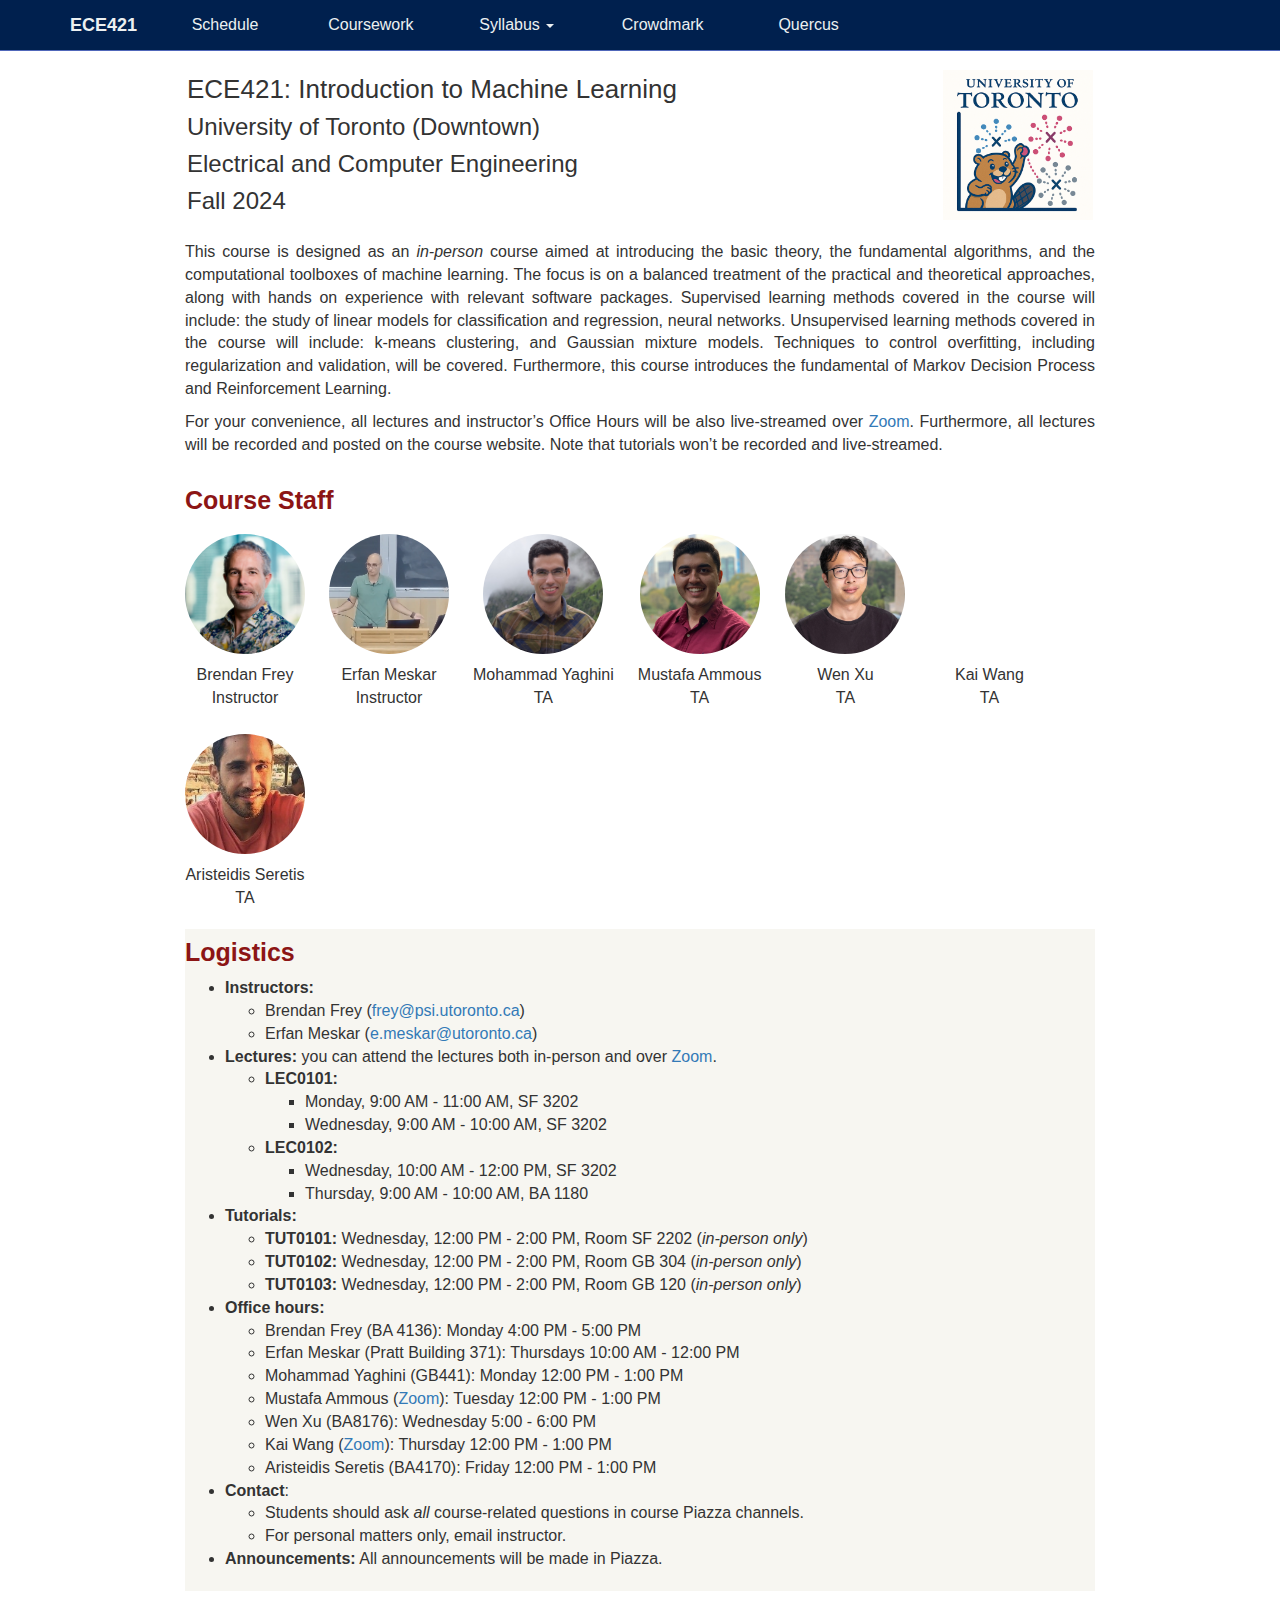
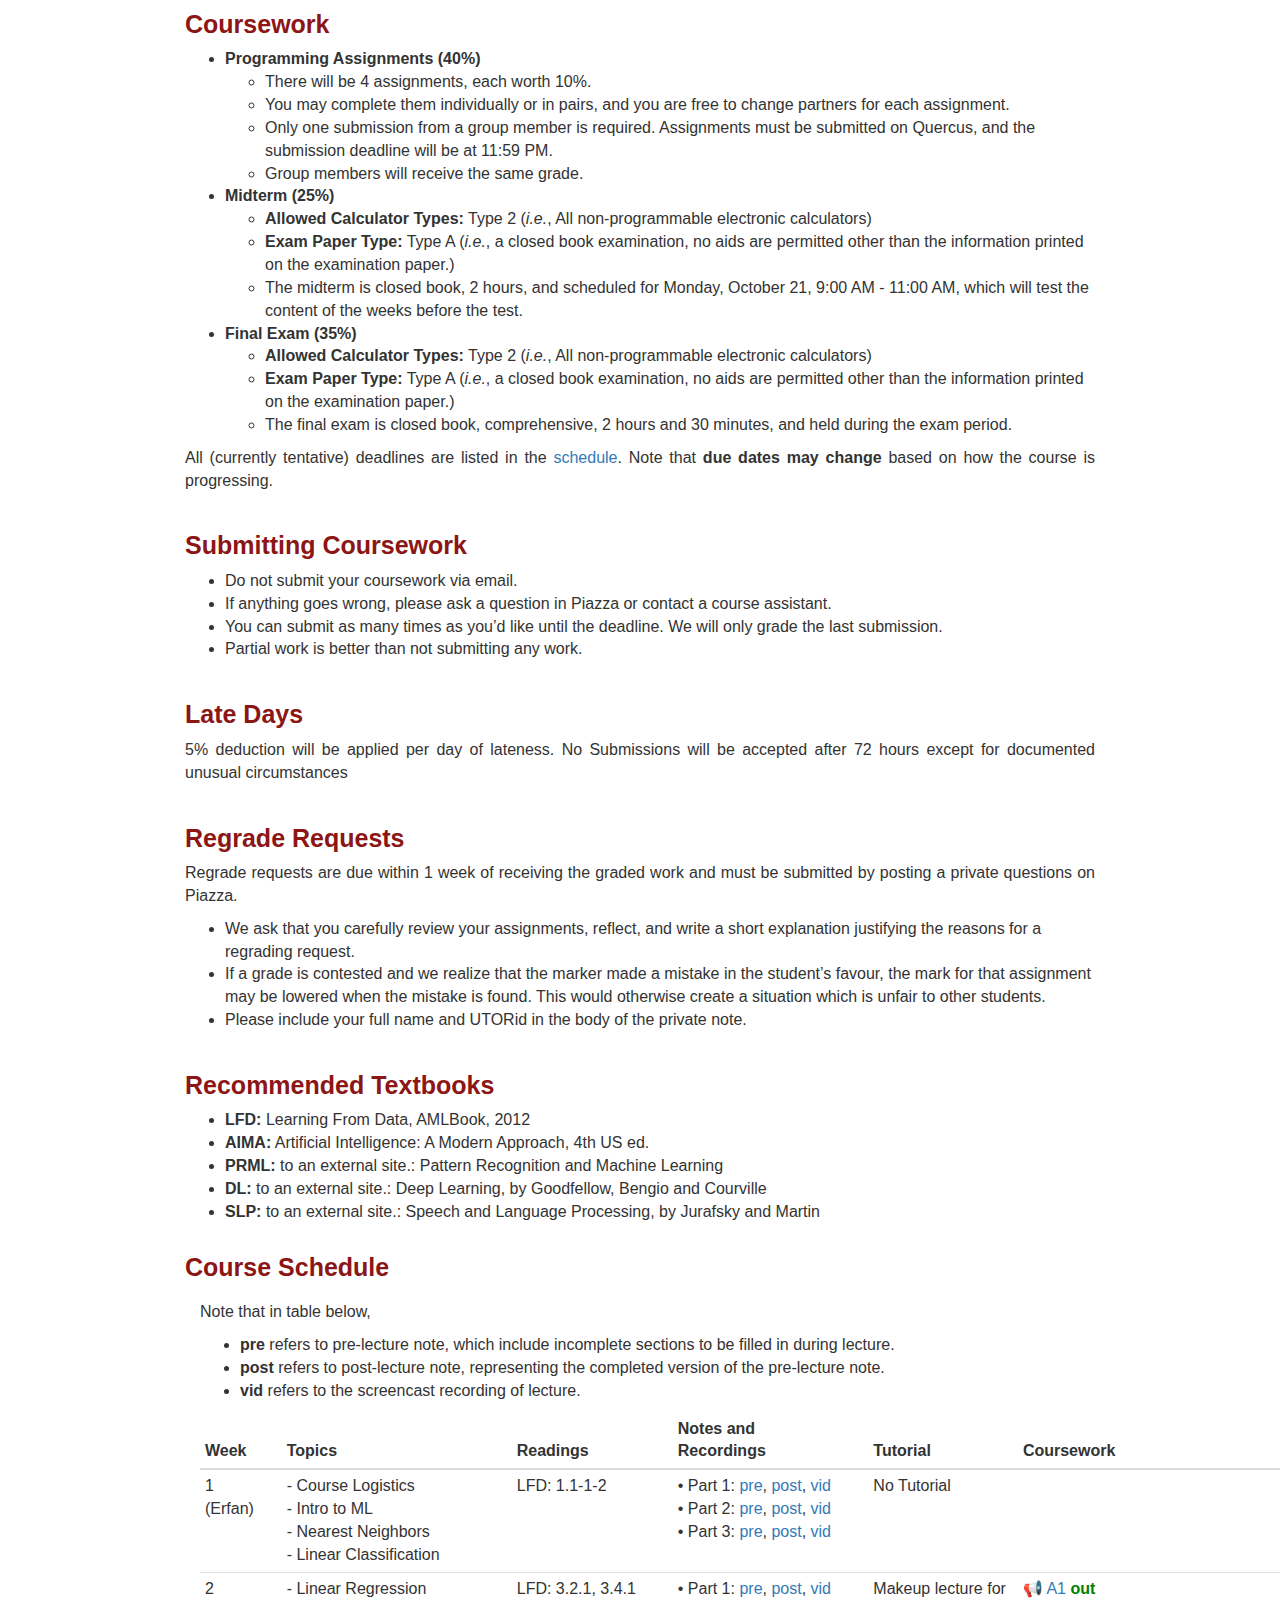
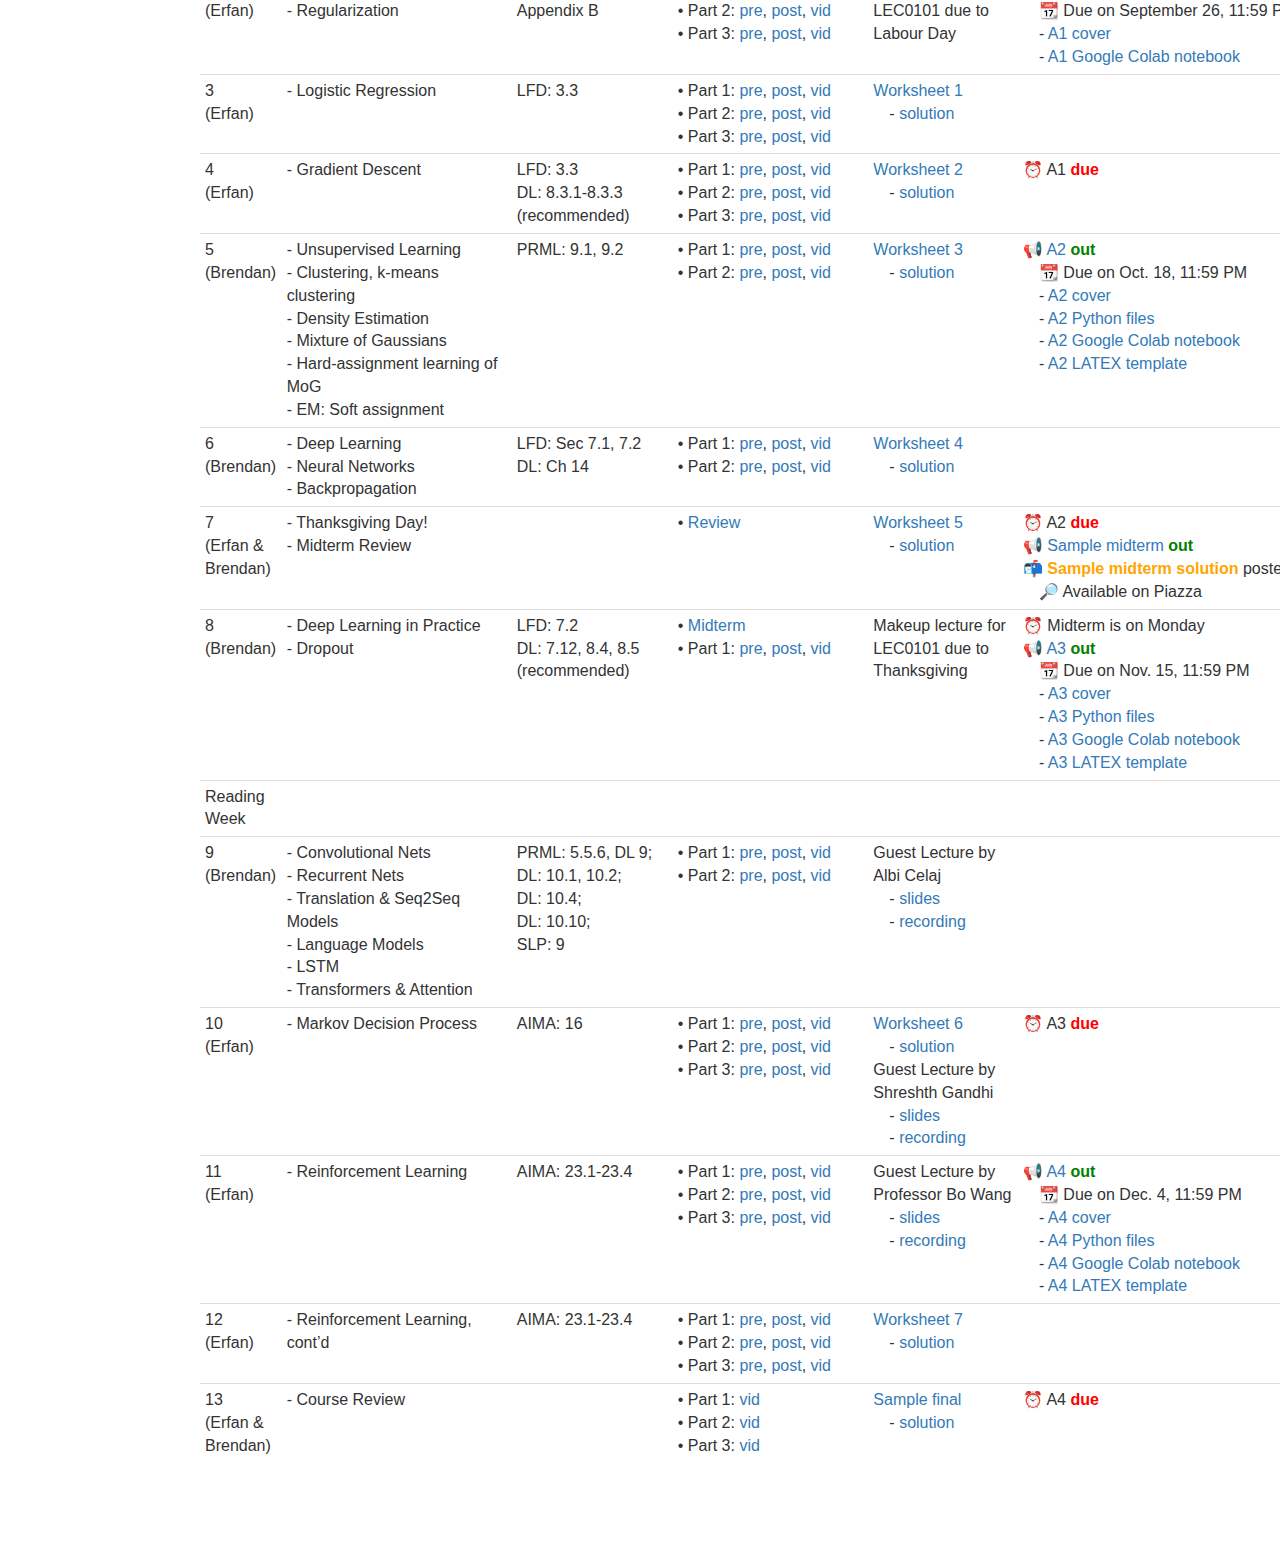
<file: docs/index.html>
<!DOCTYPE html>

<html>

<head>

<meta charset="utf-8" />
<meta name="generator" content="pandoc" />
<meta http-equiv="X-UA-Compatible" content="IE=EDGE" />




<title>ECE421 - Fall 2024</title>

<script src="site_libs/header-attrs-2.28/header-attrs.js"></script>
<script src="site_libs/jquery-3.6.0/jquery-3.6.0.min.js"></script>
<meta name="viewport" content="width=device-width, initial-scale=1" />
<link href="site_libs/bootstrap-3.3.5/css/bootstrap.min.css" rel="stylesheet" />
<script src="site_libs/bootstrap-3.3.5/js/bootstrap.min.js"></script>
<script src="site_libs/bootstrap-3.3.5/shim/html5shiv.min.js"></script>
<script src="site_libs/bootstrap-3.3.5/shim/respond.min.js"></script>
<style>h1 {font-size: 34px;}
       h1.title {font-size: 38px;}
       h2 {font-size: 30px;}
       h3 {font-size: 24px;}
       h4 {font-size: 18px;}
       h5 {font-size: 16px;}
       h6 {font-size: 12px;}
       code {color: inherit; background-color: rgba(0, 0, 0, 0.04);}
       pre:not([class]) { background-color: white }</style>
<script src="site_libs/navigation-1.1/tabsets.js"></script>
<link href="site_libs/highlightjs-9.12.0/default.css" rel="stylesheet" />
<script src="site_libs/highlightjs-9.12.0/highlight.js"></script>
<link rel="icon" type="image/png" href="./images/favicon.png">

<style type="text/css">
  code{white-space: pre-wrap;}
  span.smallcaps{font-variant: small-caps;}
  span.underline{text-decoration: underline;}
  div.column{display: inline-block; vertical-align: top; width: 50%;}
  div.hanging-indent{margin-left: 1.5em; text-indent: -1.5em;}
  ul.task-list{list-style: none;}
    </style>

<style type="text/css">code{white-space: pre;}</style>
<script type="text/javascript">
if (window.hljs) {
  hljs.configure({languages: []});
  hljs.initHighlightingOnLoad();
  if (document.readyState && document.readyState === "complete") {
    window.setTimeout(function() { hljs.initHighlighting(); }, 0);
  }
}
</script>






<link rel="stylesheet" href="css/style.css" type="text/css" />



<style type = "text/css">
.main-container {
  max-width: 940px;
  margin-left: auto;
  margin-right: auto;
}
img {
  max-width:100%;
}
.tabbed-pane {
  padding-top: 12px;
}
.html-widget {
  margin-bottom: 20px;
}
button.code-folding-btn:focus {
  outline: none;
}
summary {
  display: list-item;
}
details > summary > p:only-child {
  display: inline;
}
pre code {
  padding: 0;
}
</style>


<style type="text/css">
.dropdown-submenu {
  position: relative;
}
.dropdown-submenu>.dropdown-menu {
  top: 0;
  left: 100%;
  margin-top: -6px;
  margin-left: -1px;
  border-radius: 0 6px 6px 6px;
}
.dropdown-submenu:hover>.dropdown-menu {
  display: block;
}
.dropdown-submenu>a:after {
  display: block;
  content: " ";
  float: right;
  width: 0;
  height: 0;
  border-color: transparent;
  border-style: solid;
  border-width: 5px 0 5px 5px;
  border-left-color: #cccccc;
  margin-top: 5px;
  margin-right: -10px;
}
.dropdown-submenu:hover>a:after {
  border-left-color: #adb5bd;
}
.dropdown-submenu.pull-left {
  float: none;
}
.dropdown-submenu.pull-left>.dropdown-menu {
  left: -100%;
  margin-left: 10px;
  border-radius: 6px 0 6px 6px;
}
</style>

<script type="text/javascript">
// manage active state of menu based on current page
$(document).ready(function () {
  // active menu anchor
  href = window.location.pathname
  href = href.substr(href.lastIndexOf('/') + 1)
  if (href === "")
    href = "index.html";
  var menuAnchor = $('a[href="' + href + '"]');

  // mark the anchor link active (and if it's in a dropdown, also mark that active)
  var dropdown = menuAnchor.closest('li.dropdown');
  if (window.bootstrap) { // Bootstrap 4+
    menuAnchor.addClass('active');
    dropdown.find('> .dropdown-toggle').addClass('active');
  } else { // Bootstrap 3
    menuAnchor.parent().addClass('active');
    dropdown.addClass('active');
  }

  // Navbar adjustments
  var navHeight = $(".navbar").first().height() + 15;
  var style = document.createElement('style');
  var pt = "padding-top: " + navHeight + "px; ";
  var mt = "margin-top: -" + navHeight + "px; ";
  var css = "";
  // offset scroll position for anchor links (for fixed navbar)
  for (var i = 1; i <= 6; i++) {
    css += ".section h" + i + "{ " + pt + mt + "}\n";
  }
  style.innerHTML = "body {" + pt + "padding-bottom: 40px; }\n" + css;
  document.head.appendChild(style);
});
</script>

<!-- tabsets -->

<style type="text/css">
.tabset-dropdown > .nav-tabs {
  display: inline-table;
  max-height: 500px;
  min-height: 44px;
  overflow-y: auto;
  border: 1px solid #ddd;
  border-radius: 4px;
}

.tabset-dropdown > .nav-tabs > li.active:before, .tabset-dropdown > .nav-tabs.nav-tabs-open:before {
  content: "\e259";
  font-family: 'Glyphicons Halflings';
  display: inline-block;
  padding: 10px;
  border-right: 1px solid #ddd;
}

.tabset-dropdown > .nav-tabs.nav-tabs-open > li.active:before {
  content: "\e258";
  font-family: 'Glyphicons Halflings';
  border: none;
}

.tabset-dropdown > .nav-tabs > li.active {
  display: block;
}

.tabset-dropdown > .nav-tabs > li > a,
.tabset-dropdown > .nav-tabs > li > a:focus,
.tabset-dropdown > .nav-tabs > li > a:hover {
  border: none;
  display: inline-block;
  border-radius: 4px;
  background-color: transparent;
}

.tabset-dropdown > .nav-tabs.nav-tabs-open > li {
  display: block;
  float: none;
}

.tabset-dropdown > .nav-tabs > li {
  display: none;
}
</style>

<!-- code folding -->




</head>

<body>


<div class="container-fluid main-container">




<div class="navbar navbar-default  navbar-fixed-top" role="navigation">
  <div class="container">
    <div class="navbar-header">
      <button type="button" class="navbar-toggle collapsed" data-toggle="collapse" data-bs-toggle="collapse" data-target="#navbar" data-bs-target="#navbar">
        <span class="icon-bar"></span>
        <span class="icon-bar"></span>
        <span class="icon-bar"></span>
      </button>
      <a class="navbar-brand" href="index.html">ECE421</a>
    </div>
    <div id="navbar" class="navbar-collapse collapse">
      <ul class="nav navbar-nav">
        <li>
  <a href="index.html#schedule">Schedule</a>
</li>
<li>
  <a href="index.html#coursework">Coursework</a>
</li>
<li class="dropdown">
  <a href="#" class="dropdown-toggle" data-toggle="dropdown" role="button" data-bs-toggle="dropdown" aria-expanded="false">
    Syllabus
     
    <span class="caret"></span>
  </a>
  <ul class="dropdown-menu" role="menu">
    <li>
      <a href="syllabus.html">Overview</a>
    </li>
    <li>
      <a href="syllabus.html#syltextbook">Textbooks</a>
    </li>
    <li>
      <a href="syllabus.html#sylassessment">Assessment and Deadlines</a>
    </li>
    <li>
      <a href="syllabus.html#latedays">Lateness Policy</a>
    </li>
    <li>
      <a href="syllabus.html#sylmissterm">Missed Term Work</a>
    </li>
    <li>
      <a href="syllabus.html#sylremark">Remark Requests</a>
    </li>
    <li>
      <a href="syllabus.html#syltut">Tutorials</a>
    </li>
    <li>
      <a href="syllabus.html#sylannounce">Course Announcements</a>
    </li>
    <li>
      <a href="syllabus.html#syldisc">Discussion Board</a>
    </li>
    <li>
      <a href="syllabus.html#sylcommunication">Communications</a>
    </li>
    <li>
      <a href="syllabus.html#sylintegrity">Academic Integrity</a>
    </li>
    <li>
      <a href="syllabus.html#sylindigsup">Indigenous Students’ Supports</a>
    </li>
    <li>
      <a href="syllabus.html#sylwell">Wellness and Mental Health Support</a>
    </li>
    <li>
      <a href="syllabus.html#sylaccommodations">Accommodations</a>
    </li>
    <li>
      <a href="syllabus.html#sylspecconsider">Special Consideration</a>
    </li>
    <li>
      <a href="syllabus.html#syledi">Equity, Diversity and Inclusion</a>
    </li>
    <li>
      <a href="syllabus.html#syllan">University Land Acknowledgement</a>
    </li>
  </ul>
</li>
<li>
  <a href="https://crowdmark.com">Crowdmark</a>
</li>
<li>
  <a href="https://q.utoronto.ca/courses/373623">Quercus</a>
</li>
      </ul>
      <ul class="nav navbar-nav navbar-right">
        
      </ul>
    </div><!--/.nav-collapse -->
  </div><!--/.container -->
</div><!--/.navbar -->

<div id="header">



<h1 class="title toc-ignore">ECE421 - Fall 2024</h1>

</div>


<div id="header">
<p><span class="header-title">ECE421: Introduction to Machine
Learning<br></span> <span class="header-subtitle">University of Toronto
(Downtown)<br>Electrical and Computer Engineering<br>Fall
2024</span></p>
<div id="header-image" class="img">
<p><img src="images/favicon.png" /></p>
</div>
</div>
<div id="description" class="sec">
<p>This course is designed as an <em>in-person</em> course aimed at
introducing the basic theory, the fundamental algorithms, and the
computational toolboxes of machine learning. The focus is on a balanced
treatment of the practical and theoretical approaches, along with hands
on experience with relevant software packages. Supervised learning
methods covered in the course will include: the study of linear models
for classification and regression, neural networks. Unsupervised
learning methods covered in the course will include: k-means clustering,
and Gaussian mixture models. Techniques to control overfitting,
including regularization and validation, will be covered. Furthermore,
this course introduces the fundamental of Markov Decision Process and
Reinforcement Learning.</p>
<p>For your convenience, all lectures and instructor’s Office Hours will
be also live-streamed over <a
href="https://utoronto.zoom.us/j/84800897084">Zoom</a>. Furthermore, all
lectures will be recorded and posted on the course website. Note that
tutorials won’t be recorded and live-streamed.</p>
</div>
<div id="course-staff" class="section level2">
<h2>Course Staff</h2>
<div id="shuffleleft-container" class="col sec">
<div class="instructorphoto">
<div class="float">
<img src="images/Brendan.jpg" alt="Brendan Frey Instructor" />
<div class="figcaption">Brendan Frey<br>Instructor</div>
</div>
</div>
<div class="instructorphoto">
<div class="float">
<img src="images/erfan_img3.png" alt="Erfan Meskar Instructor" />
<div class="figcaption">Erfan Meskar<br>Instructor</div>
</div>
</div>
<div class="instructorphoto">
<div class="float">
<img src="images/mohammad_yaghini.jpg" alt="Mohammad Yaghini TA" />
<div class="figcaption">Mohammad Yaghini<br>TA</div>
</div>
</div>
<div class="instructorphoto">
<div class="float">
<img src="images/mustafa.jpg" alt="Mustafa Ammous TA" />
<div class="figcaption">Mustafa Ammous<br>TA</div>
</div>
</div>
<div class="instructorphoto">
<div class="float">
<img src="images/wen.jpg" alt="Wen Xu TA" />
<div class="figcaption">Wen Xu<br>TA</div>
</div>
</div>
<div class="instructorphoto">
<div class="float">
<img src="images/empty.png" alt="Kai Wang TA" />
<div class="figcaption">Kai Wang<br>TA</div>
</div>
</div>
<div class="instructorphoto">
<div class="float">
<img src="images/aris.jpg" alt="Aristeidis Seretis TA" />
<div class="figcaption">Aristeidis Seretis<br>TA</div>
</div>
</div>
</div>
</div>
<div class="sechighlight">
<div id="logistics" class="section level2 sec">
<h2>Logistics</h2>
<ul>
<li><strong>Instructors:</strong>
<ul>
<li>Brendan Frey (<a href="mailto:frey@psi.utoronto.ca"
class="email">frey@psi.utoronto.ca</a>)</li>
<li>Erfan Meskar (<a href="mailto:e.meskar@utoronto.ca"
class="email">e.meskar@utoronto.ca</a>)</li>
</ul></li>
<li><strong>Lectures:</strong> you can attend the lectures both
in-person and over <a
href="https://utoronto.zoom.us/j/84800897084">Zoom</a>.
<ul>
<li><strong>LEC0101:</strong>
<ul>
<li>Monday, 9:00 AM - 11:00 AM, SF 3202</li>
<li>Wednesday, 9:00 AM - 10:00 AM, SF 3202</li>
</ul></li>
<li><strong>LEC0102:</strong>
<ul>
<li>Wednesday, 10:00 AM - 12:00 PM, SF 3202</li>
<li>Thursday, 9:00 AM - 10:00 AM, BA 1180</li>
</ul></li>
</ul></li>
<li><strong>Tutorials:</strong>
<ul>
<li><strong>TUT0101:</strong> Wednesday, 12:00 PM - 2:00 PM, Room SF
2202 (<em>in-person only</em>)</li>
<li><strong>TUT0102:</strong> Wednesday, 12:00 PM - 2:00 PM, Room GB 304
(<em>in-person only</em>)</li>
<li><strong>TUT0103:</strong> Wednesday, 12:00 PM - 2:00 PM, Room GB 120
(<em>in-person only</em>)</li>
</ul></li>
<li><strong>Office hours:</strong>
<ul>
<li>Brendan Frey (BA 4136): Monday 4:00 PM - 5:00 PM</li>
<li>Erfan Meskar (Pratt Building 371): Thursdays 10:00 AM - 12:00
PM</li>
<li>Mohammad Yaghini (GB441): Monday 12:00 PM - 1:00 PM</li>
<li>Mustafa Ammous (<a
href="https://utoronto.zoom.us/j/84826992075">Zoom</a>): Tuesday 12:00
PM - 1:00 PM</li>
<li>Wen Xu (BA8176): Wednesday 5:00 - 6:00 PM</li>
<li>Kai Wang (<a
href="https://utoronto.zoom.us/j/82449143596">Zoom</a>): Thursday 12:00
PM - 1:00 PM</li>
<li>Aristeidis Seretis (BA4170): Friday 12:00 PM - 1:00 PM</li>
</ul></li>
<li><strong>Contact</strong>:
<ul>
<li>Students should ask <em>all</em> course-related questions in course
Piazza channels. <br></li>
<li>For personal matters only, email instructor.</li>
</ul></li>
<li><strong>Announcements:</strong> All announcements will be made in
Piazza.</li>
</ul>
</div>
</div>
<div id="coursework" class="section level2 sec">
<h2>Coursework</h2>
<ul>
<li><strong>Programming Assignments (40%)</strong>
<ul>
<li>There will be 4 assignments, each worth 10%.</li>
<li>You may complete them individually or in pairs, and you are free to
change partners for each assignment.</li>
<li>Only one submission from a group member is required. Assignments
must be submitted on Quercus, and the submission deadline will be at
11:59 PM.</li>
<li>Group members will receive the same grade.</li>
</ul></li>
<li><strong>Midterm (25%)</strong>
<ul>
<li><strong>Allowed Calculator Types:</strong> Type 2 (<em>i.e.</em>,
All non-programmable electronic calculators)</li>
<li><strong>Exam Paper Type:</strong> Type A (<em>i.e.</em>, a closed
book examination, no aids are permitted other than the information
printed on the examination paper.)</li>
<li>The midterm is closed book, 2 hours, and scheduled for Monday,
October 21, 9:00 AM - 11:00 AM, which will test the content of the weeks
before the test.</li>
</ul></li>
<li><strong>Final Exam (35%)</strong>
<ul>
<li><strong>Allowed Calculator Types:</strong> Type 2 (<em>i.e.</em>,
All non-programmable electronic calculators)</li>
<li><strong>Exam Paper Type:</strong> Type A (<em>i.e.</em>, a closed
book examination, no aids are permitted other than the information
printed on the examination paper.)</li>
<li>The final exam is closed book, comprehensive, 2 hours and 30
minutes, and held during the exam period.</li>
</ul></li>
</ul>
<p>All (currently tentative) deadlines are listed in the <a
href="#schedule">schedule</a>. Note that <strong>due dates may
change</strong> based on how the course is progressing.</p>
</div>
<div id="submitting" class="sec">
<div id="submitting-coursework" class="section level2">
<h2>Submitting Coursework</h2>
<ul>
<li>Do not submit your coursework via email.</li>
<li>If anything goes wrong, please ask a question in Piazza or contact a
course assistant.</li>
<li>You can submit as many times as you’d like until the deadline. We
will only grade the last submission.</li>
<li>Partial work is better than not submitting any work.</li>
</ul>
</div>
</div>
<div id="latedays" class="sec">
<div id="late-days" class="section level2">
<h2>Late Days</h2>
<p>5% deduction will be applied per day of lateness. No Submissions will
be accepted after 72 hours except for documented unusual
circumstances</p>
</div>
</div>
<div id="sylremark" class="sec">
<div id="regrade-requests" class="section level2">
<h2>Regrade Requests</h2>
<p>Regrade requests are due within 1 week of receiving the graded work
and must be submitted by posting a private questions on Piazza.</p>
<ul>
<li>We ask that you carefully review your assignments, reflect, and
write a short explanation justifying the reasons for a regrading
request.</li>
<li>If a grade is contested and we realize that the marker made a
mistake in the student’s favour, the mark for that assignment may be
lowered when the mistake is found. This would otherwise create a
situation which is unfair to other students.</li>
<li>Please include your full name and UTORid in the body of the private
note.</li>
</ul>
</div>
</div>
<div id="sylremark" class="sec">
<div id="recommended-textbooks" class="section level2">
<h2>Recommended Textbooks</h2>
<ul>
<li><strong>LFD:</strong> Learning From Data, AMLBook, 2012</li>
<li><strong>AIMA:</strong> Artificial Intelligence: A Modern Approach,
4th US ed.</li>
<li><strong>PRML:</strong> to an external site.: Pattern Recognition and
Machine Learning</li>
<li><strong>DL:</strong> to an external site.: Deep Learning, by
Goodfellow, Bengio and Courville</li>
<li><strong>SLP:</strong> to an external site.: Speech and Language
Processing, by Jurafsky and Martin</li>
</ul>
</div>
</div>
<div id="course-schedule" class="section level2">
<h2>Course Schedule</h2>
<div id="schedule" class="container sec">
<p>Note that in table below,</p>
<ul>
<li><strong>pre</strong> refers to pre-lecture note, which include
incomplete sections to be filled in during lecture.</li>
<li><strong>post</strong> refers to post-lecture note, representing the
completed version of the pre-lecture note.</li>
<li><strong>vid</strong> refers to the screencast recording of
lecture.</li>
</ul>
<table>
<colgroup>
<col width="5%" />
<col width="20%" />
<col width="14%" />
<col width="17%" />
<col width="13%" />
<col width="28%" />
</colgroup>
<thead>
<tr class="header">
<th align="left">Week</th>
<th align="left">Topics</th>
<th align="left">Readings</th>
<th align="left">Notes and<br>Recordings</th>
<th align="left">Tutorial</th>
<th align="left">Coursework</th>
</tr>
</thead>
<tbody>
<tr class="odd">
<td align="left">1<br>(Erfan)</td>
<td align="left">- Course Logistics<br>- Intro to ML<br>- Nearest
Neighbors<br>- Linear Classification</td>
<td align="left">LFD: 1.1-1-2</td>
<td align="left">• Part 1: <a href="./lec/w01_part1_inked.pdf">pre</a>,
<a href="./lec/w01_part1_inked.pdf">post</a>, <a
href="https://play.library.utoronto.ca/watch/2b2091139eb962f0527dd78e968da87c">vid</a><br>•
Part 2: <a href="./lec/w01_part2_inked.pdf">pre</a>, <a
href="./lec/w01_part2_inked.pdf">post</a>, <a
href="https://play.library.utoronto.ca/watch/b35443e634d2809e789daa053c4722a1">vid</a><br>•
Part 3: <a href="./lec/w01_part3_prelecture.pdf">pre</a>, <a
href="./lec/w01_part3_inked.pdf">post</a>, <a
href="https://play.library.utoronto.ca/watch/84f01cba4d7468c039457160cd7958c7">vid</a></td>
<td align="left">No Tutorial</td>
<td align="left"></td>
</tr>
<tr class="even">
<td align="left">2<br>(Erfan)</td>
<td align="left">- Linear Regression<br>- Regularization</td>
<td align="left">LFD: 3.2.1, 3.4.1<br>Appendix B</td>
<td align="left">• Part 1: <a
href="./lec/w02_part1_prelecture.pdf">pre</a>, <a
href="./lec/w02_part1_inked%20(1).pdf">post</a>, <a
href="https://play.library.utoronto.ca/watch/4bd1d505c87db519cf558d4aeeb96877">vid</a><br>•
Part 2: <a href="./lec/w02_part2_prelecture.pdf">pre</a>, <a
href="./lec/w02_part2_inked.pdf">post</a>, <a
href="https://play.library.utoronto.ca/watch/45321bc5daeee08796eac327ce9cd9c9">vid</a><br>•
Part 3: <a href="./lec/w02_part3_prelecture.pdf">pre</a>, <a
href="./lec/w02_part3_inked.pdf">post</a>, <a
href="https://play.library.utoronto.ca/watch/7ff04f0cd3f02e2e37c3b30a3891693f">vid</a></td>
<td align="left">Makeup lecture for LEC0101 due to Labour Day</td>
<td align="left">📢 <a
href="./assignments/ECE421_Fall24-A1-handout.pdf">A1</a> <span
style="color: green;"><strong>out</strong></span><br> 📆 Due on
September 26, 11:59 PM<br> - <a
href="./assignments/ECE421_Fall24-A1-cover.pdf">A1 cover</a><br> - <a
href="https://colab.research.google.com/drive/1vEWXOyw_x2c3fM-VR0q4DYeB0m3DJyiK?usp=sharing">A1
Google Colab notebook</a></td>
</tr>
<tr class="odd">
<td align="left">3<br>(Erfan)</td>
<td align="left">- Logistic Regression</td>
<td align="left">LFD: 3.3</td>
<td align="left">• Part 1: <a
href="./lec/w03_part1_prelecture.pdf">pre</a>, <a
href="./lec/w03_part1_inked.pdf">post</a>, <a
href="https://play.library.utoronto.ca/watch/c30afba938e375a2c60fcb4eb5249bd5">vid</a><br>•
Part 2: <a href="./lec/w03_part2_prelecture.pdf">pre</a>, <a
href="./lec/w03_part2_inked.pdf">post</a>, <a
href="https://play.library.utoronto.ca/watch/3bcb2eaf9fc0c01168367e8ffa5b6cd9">vid</a><br>•
Part 3: <a href="./lec/w03_part3_prelecture.pdf">pre</a>, <a
href="./lec/w03_part3_inked.pdf">post</a>, <a
href="https://play.library.utoronto.ca/watch/4da2303501f6a84f40559abafa2383a6">vid</a></td>
<td align="left"><a href="./worksheet/ECE421_Fall24-ws1.pdf">Worksheet
1</a><br> - <a
href="./worksheet/ECE421_Fall24-ws1-sol.pdf">solution</a></td>
<td align="left"></td>
</tr>
<tr class="even">
<td align="left">4<br>(Erfan)</td>
<td align="left">- Gradient Descent</td>
<td align="left">LFD: 3.3<br>DL: 8.3.1-8.3.3 (recommended)</td>
<td align="left">• Part 1: <a
href="./lec/w04_part1_prelecture.pdf">pre</a>, <a
href="./lec/w04_part1_inked.pdf">post</a>, <a
href="https://play.library.utoronto.ca/watch/bfb0f871aa22a1a140da742ec6b2fff7">vid</a><br>•
Part 2: <a href="./lec/w04_part2_prelecture.pdf">pre</a>, <a
href="./lec/w04_part2_inked.pdf">post</a>, <a
href="https://play.library.utoronto.ca/watch/29dd1b799652311b3b28c07bcfb9dc20">vid</a><br>•
Part 3: <a href="./lec/w04_part3_prelecture.pdf">pre</a>, <a
href="./lec/w04_part3_inked.pdf">post</a>, <a
href="https://play.library.utoronto.ca/watch/c405e1dcf8732888f04dbe935ff17d69">vid</a></td>
<td align="left"><a href="./worksheet/ECE421_Fall24-ws2.pdf">Worksheet
2</a><br> - <a
href="./worksheet/ECE421_Fall24-ws2-sol.pdf">solution</a></td>
<td align="left">⏰ A1 <span
style="color: red;"><strong>due</strong></span></td>
</tr>
<tr class="odd">
<td align="left">5<br>(Brendan)</td>
<td align="left">- Unsupervised Learning<br> - Clustering, k-means
clustering<br>- Density Estimation<br>- Mixture of Gaussians<br>-
Hard-assignment learning of MoG<br>- EM: Soft assignment</td>
<td align="left">PRML: 9.1, 9.2</td>
<td align="left">• Part 1: <a href="./lec/w05and06_inked.pdf">pre</a>,
<a href="./lec/w05and06_inked.pdf">post</a>, <a
href="https://play.library.utoronto.ca/watch/fe2163153bb791b2c99e67862b5da1e5">vid</a><br>•
Part 2: <a href="./lec/w05and06_inked.pdf">pre</a>, <a
href="./lec/w05and06_inked.pdf">post</a>, <a
href="https://play.library.utoronto.ca/watch/d7270074e1a9260cfc637963396659fb">vid</a></td>
<td align="left"><a href="./worksheet/ECE421_Fall24-ws3.pdf">Worksheet
3</a><br> - <a
href="./worksheet/ECE421_Fall24-ws3-sol.pdf">solution</a></td>
<td align="left">📢 <a
href="./assignments/ECE421_Fall24-A2-handout.pdf">A2</a> <span
style="color: green;"><strong>out</strong></span><br> 📆 Due on Oct. 18,
11:59 PM<br> - <a href="./assignments/ECE421_Fall24-A2-cover.pdf">A2
cover</a><br> - <a
href="./assignments/ECE421_Fall24-A2-python-files.zip">A2 Python
files</a><br> - <a
href="https://colab.research.google.com/drive/1qFIAd84kNlCVimwCuhG4F4YO-0HRV9Yr?usp=sharing">A2
Google Colab notebook</a><br> - <a
href="./assignments/ECE421_Fall24-A2-latex-template.zip">A2 LATEX
template</a></td>
</tr>
<tr class="even">
<td align="left">6<br>(Brendan)</td>
<td align="left">- Deep Learning<br> - Neural Networks<br> -
Backpropagation</td>
<td align="left">LFD: Sec 7.1, 7.2<br>DL: Ch 14</td>
<td align="left">• Part 1: <a href="./lec/w05and06_inked.pdf">pre</a>,
<a href="./lec/w05and06_inked.pdf">post</a>, <a
href="https://play.library.utoronto.ca/watch/fe2163153bb791b2c99e67862b5da1e5">vid</a><br>•
Part 2: <a href="./lec/w05and06_inked.pdf">pre</a>, <a
href="./lec/w05and06_inked.pdf">post</a>, <a
href="https://play.library.utoronto.ca/watch/9a338b77e5844d0ad913cb1fa6009252">vid</a></td>
<td align="left"><a href="./worksheet/ECE421_Fall24-ws4.pdf">Worksheet
4</a><br> - <a
href="./worksheet/ECE421_Fall24-ws4-sol.pdf">solution</a></td>
<td align="left"></td>
</tr>
<tr class="odd">
<td align="left">7<br>(Erfan &amp; Brendan)</td>
<td align="left">- Thanksgiving Day!<br>- Midterm Review</td>
<td align="left"></td>
<td align="left">• <a
href="https://play.library.utoronto.ca/watch/51128e7a5d08010cdb1c2dd066405612">Review</a></td>
<td align="left"><a href="./worksheet/ECE421_Fall24-ws5.pdf">Worksheet
5</a><br> - <a
href="./worksheet/ECE421_Fall24-ws5-sol.pdf">solution</a></td>
<td align="left">⏰ A2 <span
style="color: red;"><strong>due</strong></span><br>📢 <a
href="./exams/ECE421_sample_midterm.pdf">Sample midterm</a> <span
style="color: green;"><strong>out</strong></span><br>📬 <span
style="color: orange;"><strong>Sample midterm solution</strong></span>
posted<br> 🔎 Available on Piazza</td>
</tr>
<tr class="even">
<td align="left">8<br>(Brendan)</td>
<td align="left">- Deep Learning in Practice<br> - Dropout</td>
<td align="left">LFD: 7.2<br>DL: 7.12, 8.4, 8.5 (recommended)</td>
<td align="left">• <a
href="./exams/ECE421_Fall24_Midterm.pdf">Midterm</a><br>• Part 1: <a
href="./lec/w08and10_part1_inked.pdf">pre</a>, <a
href="./lec/w08and10_part1_inked.pdf">post</a>, <a
href="https://play.library.utoronto.ca/watch/dc29b13be5c2fb3121c0a06e276819d2">vid</a></td>
<td align="left">Makeup lecture for LEC0101 due to Thanksgiving</td>
<td align="left">⏰ Midterm is on Monday<br>📢 <a
href="ECE421_Fall24-A3-handout.pdf">A3</a> <span
style="color: green;"><strong>out</strong></span><br> 📆 Due on Nov. 15,
11:59 PM<br> - <a href="./assignments/ECE421_Fall24-A3-cover.pdf">A3
cover</a><br> - <a
href="./assignments/ECE421_Fall24-A3-python-files.zip">A3 Python
files</a><br> - <a
href="https://colab.research.google.com/drive/1R_kzF4fKg72XTF_zys-Facq5LkiBaCH6?usp=sharing">A3
Google Colab notebook</a><br> - <a
href="./assignments/ECE421_Fall24-A3-latex-template.zip">A3 LATEX
template</a></td>
</tr>
<tr class="odd">
<td align="left">Reading Week</td>
<td align="left"></td>
<td align="left"></td>
<td align="left"></td>
<td align="left"></td>
<td align="left"></td>
</tr>
<tr class="even">
<td align="left">9<br>(Brendan)</td>
<td align="left">- Convolutional Nets<br>- Recurrent Nets<br>-
Translation &amp; Seq2Seq Models<br>- Language Models<br>- LSTM<br>-
Transformers &amp; Attention</td>
<td align="left">PRML: 5.5.6, DL 9;<br>DL: 10.1, 10.2;<br>DL:
10.4;<br>DL: 10.10;<br>SLP: 9</td>
<td align="left">• Part 1: <a
href="./lec/w08and10_part1_inked.pdf">pre</a>, <a
href="./lec/w08and10_part1_inked.pdf">post</a>, <a
href="https://play.library.utoronto.ca/watch/e01785a0b7508b5b703328bab687673c">vid</a><br>•
Part 2: <a href="./lec/w08and10_part2_inked.pdf">pre</a>, <a
href="./lec/w08and10_part2_inked.pdf">post</a>, <a
href="https://play.library.utoronto.ca/watch/89be856060b2c062a218c1542f47e790">vid</a></td>
<td align="left">Guest Lecture by Albi Celaj<br> - <a
href="./worksheet/w10_AlbiCelaj_DeepGenomics.pdf">slides</a><br> - <a
href="https://play.library.utoronto.ca/watch/a01567b6c856fa212abe5f6e25c19d2f">recording</a></td>
<td align="left"></td>
</tr>
<tr class="odd">
<td align="left">10<br>(Erfan)</td>
<td align="left">- Markov Decision Process</td>
<td align="left">AIMA: 16</td>
<td align="left">• Part 1: <a href="./lec/w11_part1_prelec.pdf">pre</a>,
<a href="./lec/w11_part1_inked.pdf">post</a>, <a
href="https://play.library.utoronto.ca/watch/c4c72b760be24f5e9f78fb37c4343946">vid</a><br>•
Part 2: <a href="./lec/w11_part2_prelec.pdf">pre</a>, <a
href="./lec/w11_part2_inked.pdf">post</a>, <a
href="https://play.library.utoronto.ca/watch/b490a655f0a271c37527fb3da5c9dbf7">vid</a><br>•
Part 3: <a href="./lec/w11_part3_prelec.pdf">pre</a>, <a
href="./lec/w11_part3_inked.pdf">post</a>, <a
href="https://play.library.utoronto.ca/watch/56030b34b06b8b38677ab0239e19bfb3">vid</a></td>
<td align="left"><a href="./worksheet/ECE421_Fall24-ws6.pdf">Worksheet
6</a><br> - <a
href="./worksheet/ECE421_Fall24-ws6-sol.pdf">solution</a><br>Guest
Lecture by Shreshth Gandhi<br> - <a
href="./worksheet/w11_Shreshth_Gandhi_Vivo.pdf">slides</a><br> - <a
href="https://play.library.utoronto.ca/watch/ce09bfc5021aefcb033d01299b9280a2">recording</a></td>
<td align="left">⏰ A3 <span
style="color: red;"><strong>due</strong></span></td>
</tr>
<tr class="even">
<td align="left">11<br>(Erfan)</td>
<td align="left">- Reinforcement Learning</td>
<td align="left">AIMA: 23.1-23.4</td>
<td align="left">• Part 1: <a href="./lec/w12_part1_prelec.pdf">pre</a>,
<a href="./lec/w12_part1_inked.pdf">post</a>, <a
href="https://play.library.utoronto.ca/watch/7eff451a81111cbc22bcc83edb324dfd">vid</a><br>•
Part 2: <a href="./lec/w12_part2_prelec.pdf">pre</a>, <a
href="./lec/w12_part2_inked.pdf">post</a>, <a
href="https://play.library.utoronto.ca/watch/aff5b2f63cf1b1e7b7b2b768a692f6b9">vid</a><br>•
Part 3: <a href="./lec/w12_part3_prelec.pdf">pre</a>, <a
href="./lec/w12_part3_inked.pdf">post</a>, <a
href="https://play.library.utoronto.ca/watch/cb22f19d809733aeeafee7674eada2d0">vid</a></td>
<td align="left">Guest Lecture by Professor Bo Wang<br> - <a
href="./worksheet/w12-BoWang-UHN.pdf">slides</a><br> - <a
href="https://play.library.utoronto.ca/watch/e7ca4a237c91646d16a2927c25d867e6">recording</a></td>
<td align="left">📢 <a
href="./assignments/ECE421_Fall24-A4-handout.pdf">A4</a> <span
style="color: green;"><strong>out</strong></span><br> 📆 Due on Dec. 4,
11:59 PM<br> - <a href="./assignments/ECE421_Fall24-A4-cover.pdf">A4
cover</a><br> - <a
href="./assignments/ECE421_Fall24-A4-python-files.zip">A4 Python
files</a><br> - <a
href="https://colab.research.google.com/drive/1o7FZADmCiz2dxeSQK2rYxEquP5Ie6s_x?usp=sharing">A4
Google Colab notebook</a><br> - <a
href="./assignments/ECE421_Fall24-A4-latex-template.zip">A4 LATEX
template</a></td>
</tr>
<tr class="odd">
<td align="left">12<br>(Erfan)</td>
<td align="left">- Reinforcement Learning, cont’d</td>
<td align="left">AIMA: 23.1-23.4</td>
<td align="left">• Part 1: <a href="./lec/w13_part0_prelec.pdf">pre</a>,
<a href="./lec/w13_part0_inked.pdf">post</a>, <a
href="https://play.library.utoronto.ca/watch/e27c9e7feebf83c3acc11bc04c3d0c0b">vid</a><br>•
Part 2: <a href="./lec/w13_part1-2_prelec.pdf">pre</a>, <a
href="./lec/w13_part1-2_inked.pdf">post</a>, <a
href="https://play.library.utoronto.ca/watch/e27c9e7feebf83c3acc11bc04c3d0c0b">vid</a><br>•
Part 3: <a href="./lec/w13_part3_inked.pdf">pre</a>, <a
href="./lec/w13_part3_inked.pdf">post</a>, <a
href="https://play.library.utoronto.ca/watch/ad10ad8fbdd68a9f3f50e05bd8265916">vid</a></td>
<td align="left"><a href="./worksheet/ECE421_Fall24-ws7.pdf">Worksheet
7</a><br> - <a
href="./worksheet/ECE421_Fall24-ws7-sol.pdf">solution</a></td>
<td align="left"></td>
</tr>
<tr class="even">
<td align="left">13<br>(Erfan &amp; Brendan)</td>
<td align="left">- Course Review</td>
<td align="left"></td>
<td align="left">• Part 1: <a
href="https://play.library.utoronto.ca/watch/f8ef09ff05b2af92b99954b771ebec39">vid</a><br>•
Part 2: <a
href="https://play.library.utoronto.ca/watch/23e17655dcef4050cea6910184bf3244">vid</a><br>•
Part 3: <a
href="https://play.library.utoronto.ca/watch/6d9dd9e91a4e46524890ac8520e1a906">vid</a></td>
<td align="left"><a href="./exams/ECE421_SampleFall24_v01.pdf">Sample
final</a><br> - <a
href="./exams/ECE421_SampleFall24_sol.pdf">solution</a></td>
<td align="left">⏰ A4 <span
style="color: red;"><strong>due</strong></span></td>
</tr>
</tbody>
</table>
</div>
</div>




</div>

<script>

// add bootstrap table styles to pandoc tables
function bootstrapStylePandocTables() {
  $('tr.odd').parent('tbody').parent('table').addClass('table table-condensed');
}
$(document).ready(function () {
  bootstrapStylePandocTables();
});


</script>

<!-- tabsets -->

<script>
$(document).ready(function () {
  window.buildTabsets("TOC");
});

$(document).ready(function () {
  $('.tabset-dropdown > .nav-tabs > li').click(function () {
    $(this).parent().toggleClass('nav-tabs-open');
  });
});
</script>

<!-- code folding -->


<!-- dynamically load mathjax for compatibility with self-contained -->
<script>
  (function () {
    var script = document.createElement("script");
    script.type = "text/javascript";
    script.src  = "https://mathjax.rstudio.com/latest/MathJax.js?config=TeX-AMS-MML_HTMLorMML";
    document.getElementsByTagName("head")[0].appendChild(script);
  })();
</script>

</body>
</html>
</file>
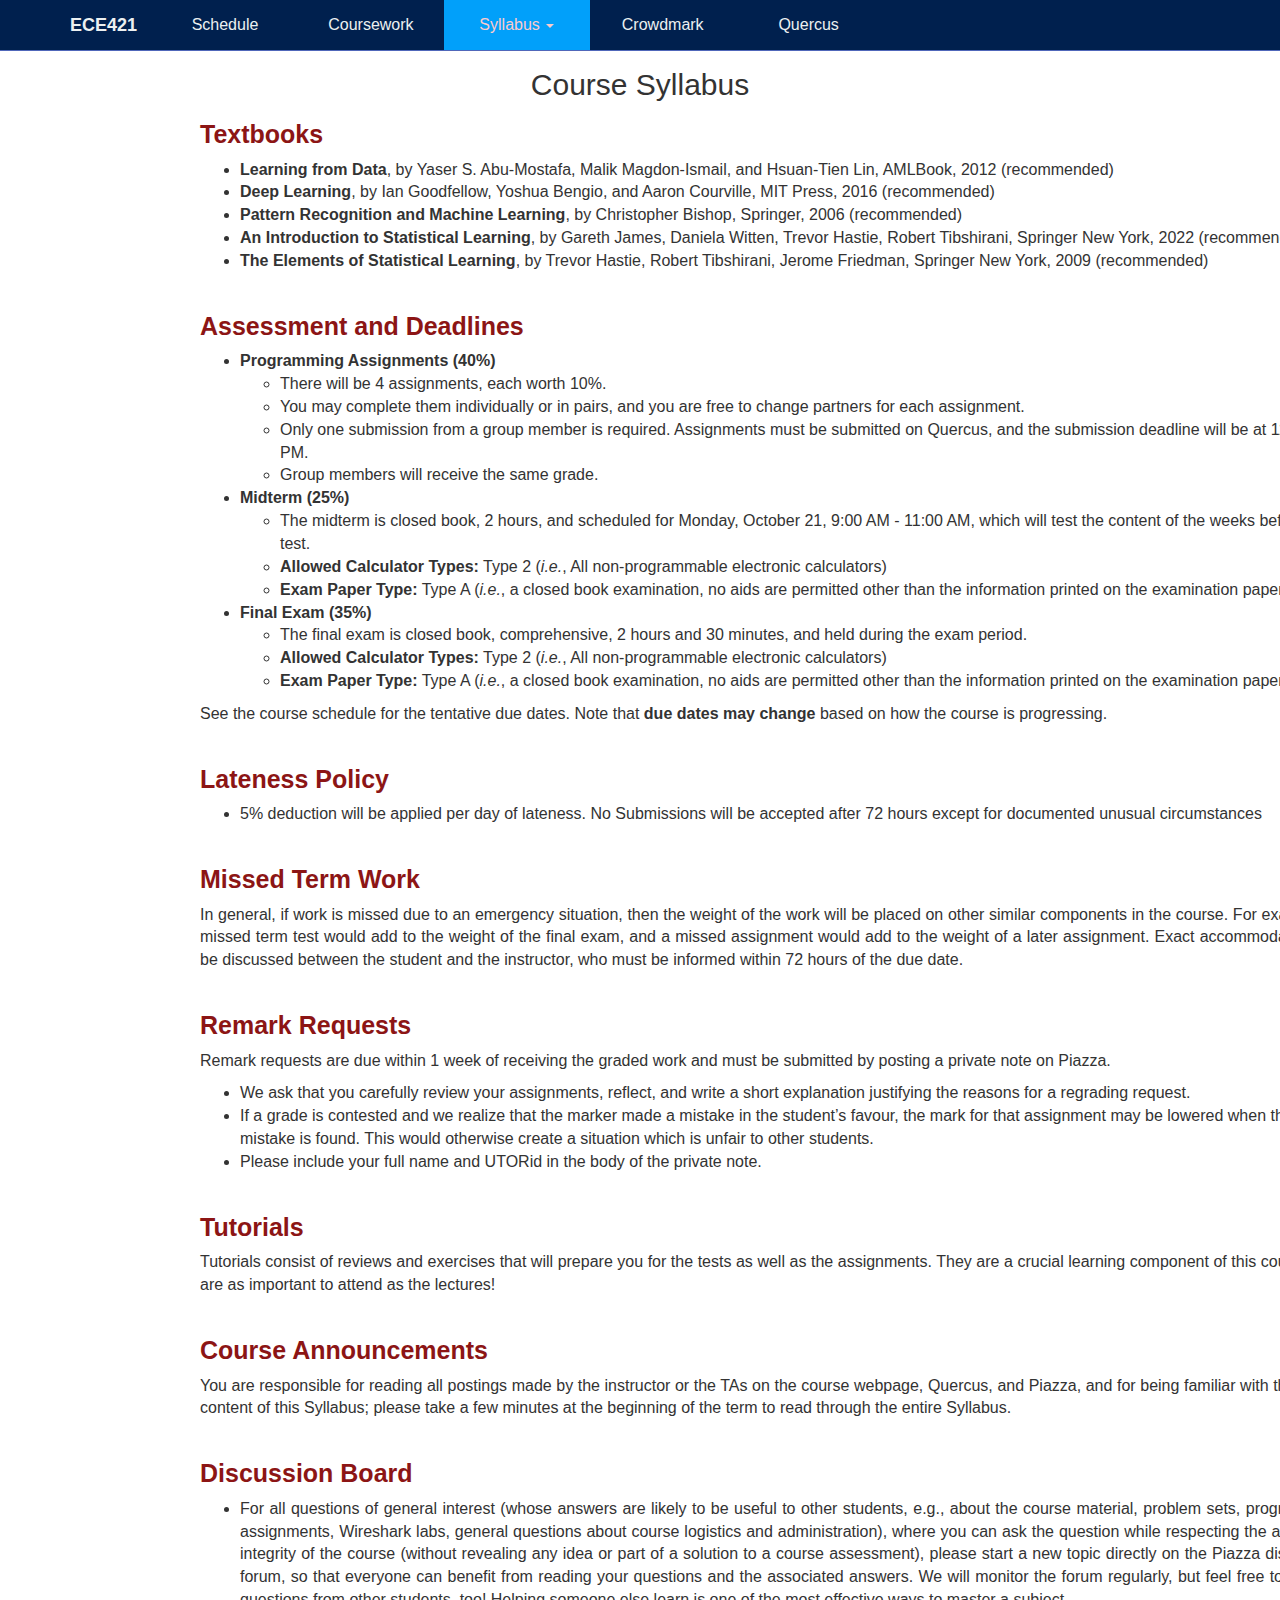
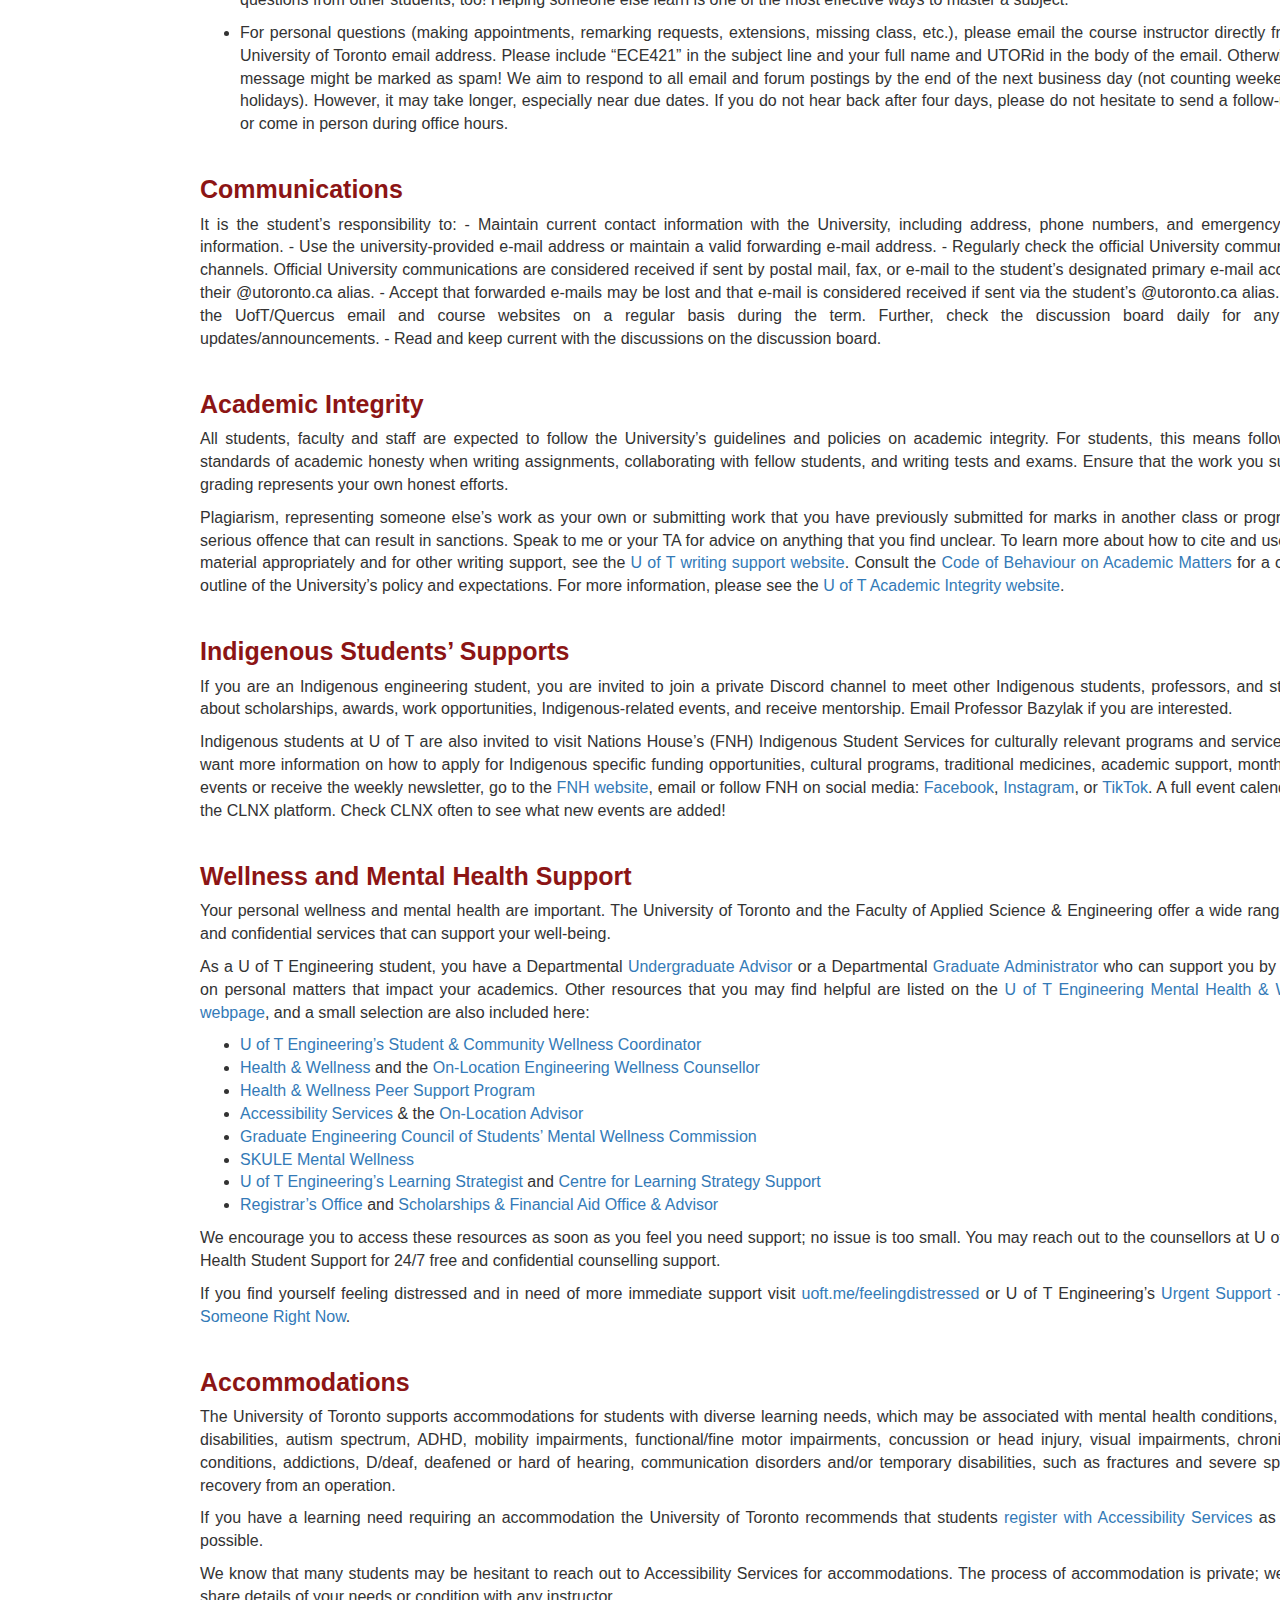
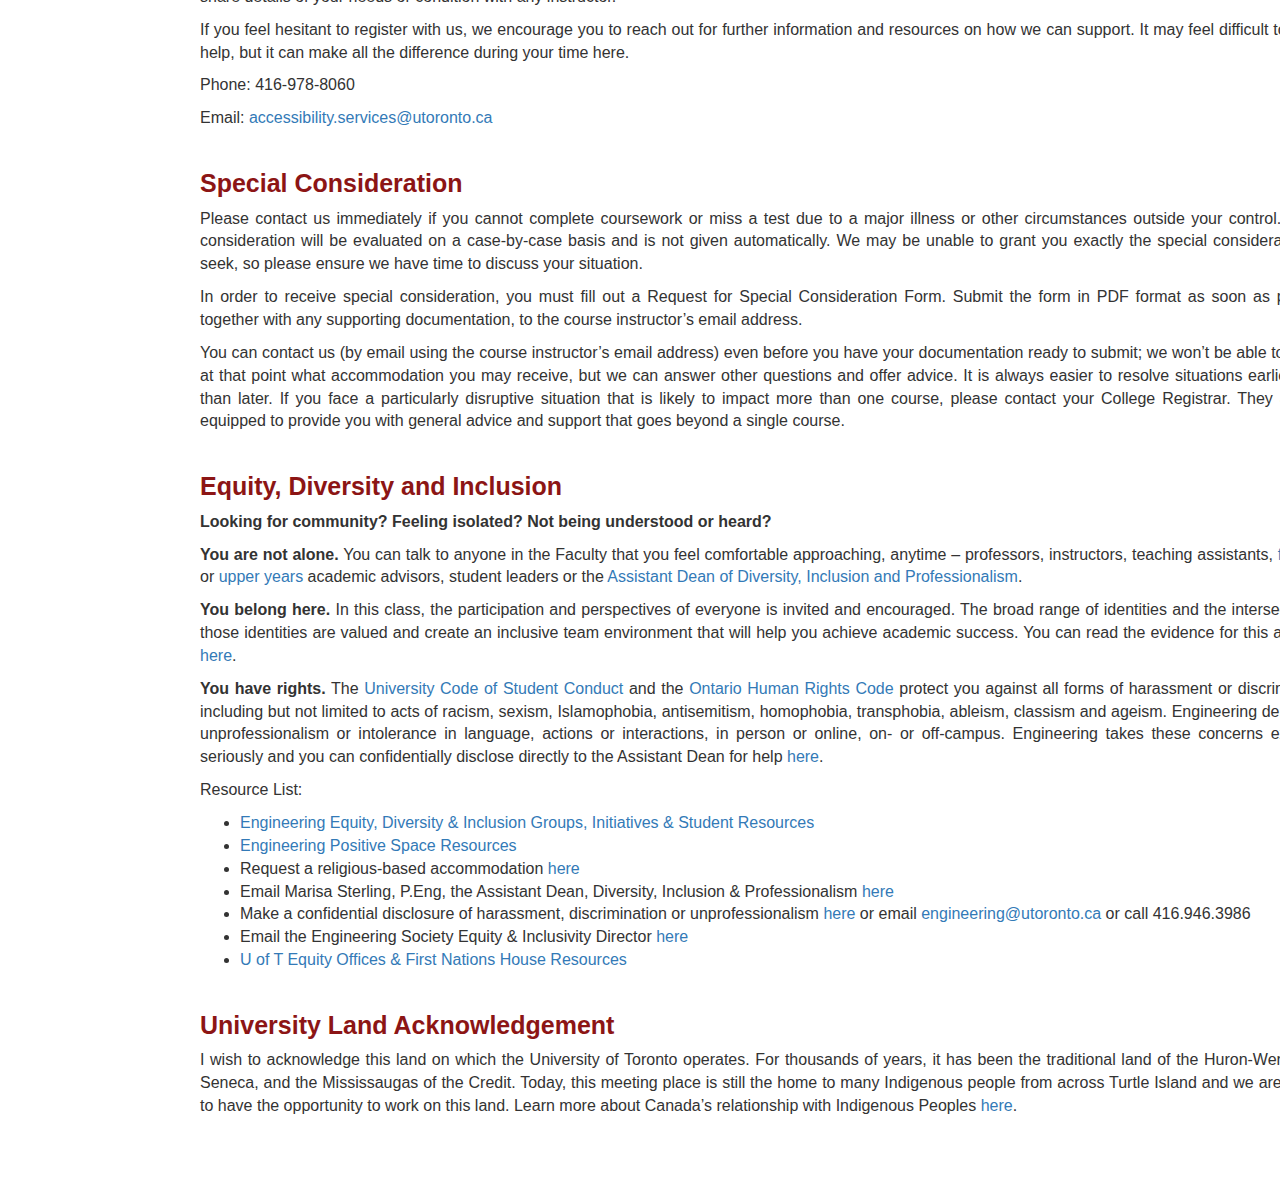
<file: docs/syllabus.html>
<!DOCTYPE html>

<html>

<head>

<meta charset="utf-8" />
<meta name="generator" content="pandoc" />
<meta http-equiv="X-UA-Compatible" content="IE=EDGE" />




<title>Syllabus</title>

<script src="site_libs/header-attrs-2.28/header-attrs.js"></script>
<script src="site_libs/jquery-3.6.0/jquery-3.6.0.min.js"></script>
<meta name="viewport" content="width=device-width, initial-scale=1" />
<link href="site_libs/bootstrap-3.3.5/css/bootstrap.min.css" rel="stylesheet" />
<script src="site_libs/bootstrap-3.3.5/js/bootstrap.min.js"></script>
<script src="site_libs/bootstrap-3.3.5/shim/html5shiv.min.js"></script>
<script src="site_libs/bootstrap-3.3.5/shim/respond.min.js"></script>
<style>h1 {font-size: 34px;}
       h1.title {font-size: 38px;}
       h2 {font-size: 30px;}
       h3 {font-size: 24px;}
       h4 {font-size: 18px;}
       h5 {font-size: 16px;}
       h6 {font-size: 12px;}
       code {color: inherit; background-color: rgba(0, 0, 0, 0.04);}
       pre:not([class]) { background-color: white }</style>
<script src="site_libs/navigation-1.1/tabsets.js"></script>
<link href="site_libs/highlightjs-9.12.0/default.css" rel="stylesheet" />
<script src="site_libs/highlightjs-9.12.0/highlight.js"></script>
<link rel="icon" type="image/png" href="./images/favicon.png">

<style type="text/css">
  code{white-space: pre-wrap;}
  span.smallcaps{font-variant: small-caps;}
  span.underline{text-decoration: underline;}
  div.column{display: inline-block; vertical-align: top; width: 50%;}
  div.hanging-indent{margin-left: 1.5em; text-indent: -1.5em;}
  ul.task-list{list-style: none;}
    </style>

<style type="text/css">code{white-space: pre;}</style>
<script type="text/javascript">
if (window.hljs) {
  hljs.configure({languages: []});
  hljs.initHighlightingOnLoad();
  if (document.readyState && document.readyState === "complete") {
    window.setTimeout(function() { hljs.initHighlighting(); }, 0);
  }
}
</script>






<link rel="stylesheet" href="css/style.css" type="text/css" />



<style type = "text/css">
.main-container {
  max-width: 940px;
  margin-left: auto;
  margin-right: auto;
}
img {
  max-width:100%;
}
.tabbed-pane {
  padding-top: 12px;
}
.html-widget {
  margin-bottom: 20px;
}
button.code-folding-btn:focus {
  outline: none;
}
summary {
  display: list-item;
}
details > summary > p:only-child {
  display: inline;
}
pre code {
  padding: 0;
}
</style>


<style type="text/css">
.dropdown-submenu {
  position: relative;
}
.dropdown-submenu>.dropdown-menu {
  top: 0;
  left: 100%;
  margin-top: -6px;
  margin-left: -1px;
  border-radius: 0 6px 6px 6px;
}
.dropdown-submenu:hover>.dropdown-menu {
  display: block;
}
.dropdown-submenu>a:after {
  display: block;
  content: " ";
  float: right;
  width: 0;
  height: 0;
  border-color: transparent;
  border-style: solid;
  border-width: 5px 0 5px 5px;
  border-left-color: #cccccc;
  margin-top: 5px;
  margin-right: -10px;
}
.dropdown-submenu:hover>a:after {
  border-left-color: #adb5bd;
}
.dropdown-submenu.pull-left {
  float: none;
}
.dropdown-submenu.pull-left>.dropdown-menu {
  left: -100%;
  margin-left: 10px;
  border-radius: 6px 0 6px 6px;
}
</style>

<script type="text/javascript">
// manage active state of menu based on current page
$(document).ready(function () {
  // active menu anchor
  href = window.location.pathname
  href = href.substr(href.lastIndexOf('/') + 1)
  if (href === "")
    href = "index.html";
  var menuAnchor = $('a[href="' + href + '"]');

  // mark the anchor link active (and if it's in a dropdown, also mark that active)
  var dropdown = menuAnchor.closest('li.dropdown');
  if (window.bootstrap) { // Bootstrap 4+
    menuAnchor.addClass('active');
    dropdown.find('> .dropdown-toggle').addClass('active');
  } else { // Bootstrap 3
    menuAnchor.parent().addClass('active');
    dropdown.addClass('active');
  }

  // Navbar adjustments
  var navHeight = $(".navbar").first().height() + 15;
  var style = document.createElement('style');
  var pt = "padding-top: " + navHeight + "px; ";
  var mt = "margin-top: -" + navHeight + "px; ";
  var css = "";
  // offset scroll position for anchor links (for fixed navbar)
  for (var i = 1; i <= 6; i++) {
    css += ".section h" + i + "{ " + pt + mt + "}\n";
  }
  style.innerHTML = "body {" + pt + "padding-bottom: 40px; }\n" + css;
  document.head.appendChild(style);
});
</script>

<!-- tabsets -->

<style type="text/css">
.tabset-dropdown > .nav-tabs {
  display: inline-table;
  max-height: 500px;
  min-height: 44px;
  overflow-y: auto;
  border: 1px solid #ddd;
  border-radius: 4px;
}

.tabset-dropdown > .nav-tabs > li.active:before, .tabset-dropdown > .nav-tabs.nav-tabs-open:before {
  content: "\e259";
  font-family: 'Glyphicons Halflings';
  display: inline-block;
  padding: 10px;
  border-right: 1px solid #ddd;
}

.tabset-dropdown > .nav-tabs.nav-tabs-open > li.active:before {
  content: "\e258";
  font-family: 'Glyphicons Halflings';
  border: none;
}

.tabset-dropdown > .nav-tabs > li.active {
  display: block;
}

.tabset-dropdown > .nav-tabs > li > a,
.tabset-dropdown > .nav-tabs > li > a:focus,
.tabset-dropdown > .nav-tabs > li > a:hover {
  border: none;
  display: inline-block;
  border-radius: 4px;
  background-color: transparent;
}

.tabset-dropdown > .nav-tabs.nav-tabs-open > li {
  display: block;
  float: none;
}

.tabset-dropdown > .nav-tabs > li {
  display: none;
}
</style>

<!-- code folding -->




</head>

<body>


<div class="container-fluid main-container">




<div class="navbar navbar-default  navbar-fixed-top" role="navigation">
  <div class="container">
    <div class="navbar-header">
      <button type="button" class="navbar-toggle collapsed" data-toggle="collapse" data-bs-toggle="collapse" data-target="#navbar" data-bs-target="#navbar">
        <span class="icon-bar"></span>
        <span class="icon-bar"></span>
        <span class="icon-bar"></span>
      </button>
      <a class="navbar-brand" href="index.html">ECE421</a>
    </div>
    <div id="navbar" class="navbar-collapse collapse">
      <ul class="nav navbar-nav">
        <li>
  <a href="index.html#schedule">Schedule</a>
</li>
<li>
  <a href="index.html#coursework">Coursework</a>
</li>
<li class="dropdown">
  <a href="#" class="dropdown-toggle" data-toggle="dropdown" role="button" data-bs-toggle="dropdown" aria-expanded="false">
    Syllabus
     
    <span class="caret"></span>
  </a>
  <ul class="dropdown-menu" role="menu">
    <li>
      <a href="syllabus.html">Overview</a>
    </li>
    <li>
      <a href="syllabus.html#syltextbook">Textbooks</a>
    </li>
    <li>
      <a href="syllabus.html#sylassessment">Assessment and Deadlines</a>
    </li>
    <li>
      <a href="syllabus.html#latedays">Lateness Policy</a>
    </li>
    <li>
      <a href="syllabus.html#sylmissterm">Missed Term Work</a>
    </li>
    <li>
      <a href="syllabus.html#sylremark">Remark Requests</a>
    </li>
    <li>
      <a href="syllabus.html#syltut">Tutorials</a>
    </li>
    <li>
      <a href="syllabus.html#sylannounce">Course Announcements</a>
    </li>
    <li>
      <a href="syllabus.html#syldisc">Discussion Board</a>
    </li>
    <li>
      <a href="syllabus.html#sylcommunication">Communications</a>
    </li>
    <li>
      <a href="syllabus.html#sylintegrity">Academic Integrity</a>
    </li>
    <li>
      <a href="syllabus.html#sylindigsup">Indigenous Students’ Supports</a>
    </li>
    <li>
      <a href="syllabus.html#sylwell">Wellness and Mental Health Support</a>
    </li>
    <li>
      <a href="syllabus.html#sylaccommodations">Accommodations</a>
    </li>
    <li>
      <a href="syllabus.html#sylspecconsider">Special Consideration</a>
    </li>
    <li>
      <a href="syllabus.html#syledi">Equity, Diversity and Inclusion</a>
    </li>
    <li>
      <a href="syllabus.html#syllan">University Land Acknowledgement</a>
    </li>
  </ul>
</li>
<li>
  <a href="https://crowdmark.com">Crowdmark</a>
</li>
<li>
  <a href="https://q.utoronto.ca/courses/373623">Quercus</a>
</li>
      </ul>
      <ul class="nav navbar-nav navbar-right">
        
      </ul>
    </div><!--/.nav-collapse -->
  </div><!--/.container -->
</div><!--/.navbar -->

<div id="header">



<h1 class="title toc-ignore">Syllabus</h1>

</div>


<div id="course-syllabus" class="section level1">
<h1>Course Syllabus</h1>
<div id="syltextbook" class="container sec">
<div id="textbooks" class="section level2">
<h2>Textbooks</h2>
<ul>
<li><strong>Learning from Data</strong>, by Yaser S. Abu-Mostafa, Malik
Magdon-Ismail, and Hsuan-Tien Lin, AMLBook, 2012 (recommended)</li>
<li><strong>Deep Learning</strong>, by Ian Goodfellow, Yoshua Bengio,
and Aaron Courville, MIT Press, 2016 (recommended)</li>
<li><strong>Pattern Recognition and Machine Learning</strong>, by
Christopher Bishop, Springer, 2006 (recommended)</li>
<li><strong>An Introduction to Statistical Learning</strong>, by Gareth
James, Daniela Witten, Trevor Hastie, Robert Tibshirani, Springer New
York, 2022 (recommended)</li>
<li><strong>The Elements of Statistical Learning</strong>, by Trevor
Hastie, Robert Tibshirani, Jerome Friedman, Springer New York, 2009
(recommended)</li>
</ul>
</div>
</div>
<div id="sylassessment" class="container sec">
<div id="assessment-and-deadlines" class="section level2">
<h2>Assessment and Deadlines</h2>
<ul>
<li><strong>Programming Assignments (40%)</strong>
<ul>
<li>There will be 4 assignments, each worth 10%.</li>
<li>You may complete them individually or in pairs, and you are free to
change partners for each assignment.</li>
<li>Only one submission from a group member is required. Assignments
must be submitted on Quercus, and the submission deadline will be at
11:59 PM.</li>
<li>Group members will receive the same grade.</li>
</ul></li>
<li><strong>Midterm (25%)</strong>
<ul>
<li>The midterm is closed book, 2 hours, and scheduled for Monday,
October 21, 9:00 AM - 11:00 AM, which will test the content of the weeks
before the test.</li>
<li><strong>Allowed Calculator Types:</strong> Type 2 (<em>i.e.</em>,
All non-programmable electronic calculators)</li>
<li><strong>Exam Paper Type:</strong> Type A (<em>i.e.</em>, a closed
book examination, no aids are permitted other than the information
printed on the examination paper.)</li>
</ul></li>
<li><strong>Final Exam (35%)</strong>
<ul>
<li>The final exam is closed book, comprehensive, 2 hours and 30
minutes, and held during the exam period.</li>
<li><strong>Allowed Calculator Types:</strong> Type 2 (<em>i.e.</em>,
All non-programmable electronic calculators)</li>
<li><strong>Exam Paper Type:</strong> Type A (<em>i.e.</em>, a closed
book examination, no aids are permitted other than the information
printed on the examination paper.)</li>
</ul></li>
</ul>
<p>See the course schedule for the tentative due dates. Note that
<strong>due dates may change</strong> based on how the course is
progressing.</p>
</div>
</div>
<div id="latedays" class="container sec">
<div id="lateness-policy" class="section level2">
<h2>Lateness Policy</h2>
<ul>
<li>5% deduction will be applied per day of lateness. No Submissions
will be accepted after 72 hours except for documented unusual
circumstances</li>
</ul>
</div>
</div>
<div id="sylmissterm" class="container sec">
<div id="missed-term-work" class="section level2">
<h2>Missed Term Work</h2>
<p>In general, if work is missed due to an emergency situation, then the
weight of the work will be placed on other similar components in the
course. For example, a missed term test would add to the weight of the
final exam, and a missed assignment would add to the weight of a later
assignment. Exact accommodation will be discussed between the student
and the instructor, who must be informed within 72 hours of the due
date.</p>
</div>
</div>
<div id="sylremark" class="container sec">
<div id="remark-requests" class="section level2">
<h2>Remark Requests</h2>
<p>Remark requests are due within 1 week of receiving the graded work
and must be submitted by posting a private note on Piazza.</p>
<ul>
<li>We ask that you carefully review your assignments, reflect, and
write a short explanation justifying the reasons for a regrading
request.</li>
<li>If a grade is contested and we realize that the marker made a
mistake in the student’s favour, the mark for that assignment may be
lowered when the mistake is found. This would otherwise create a
situation which is unfair to other students.</li>
<li>Please include your full name and UTORid in the body of the private
note.</li>
</ul>
</div>
</div>
<div id="syltut" class="container sec">
<div id="tutorials" class="section level2">
<h2>Tutorials</h2>
<p>Tutorials consist of reviews and exercises that will prepare you for
the tests as well as the assignments. They are a crucial learning
component of this course and are as important to attend as the
lectures!</p>
</div>
</div>
<div id="sylannounce" class="container sec">
<div id="course-announcements" class="section level2">
<h2>Course Announcements</h2>
<p>You are responsible for reading all postings made by the instructor
or the TAs on the course webpage, Quercus, and Piazza, and for being
familiar with the entire content of this Syllabus; please take a few
minutes at the beginning of the term to read through the entire
Syllabus.</p>
</div>
</div>
<div id="syldisc" class="container sec">
<div id="discussion-board" class="section level2">
<h2>Discussion Board</h2>
<ul>
<li><p>For all questions of general interest (whose answers are likely
to be useful to other students, e.g., about the course material, problem
sets, programming assignments, Wireshark labs, general questions about
course logistics and administration), where you can ask the question
while respecting the academic integrity of the course (without revealing
any idea or part of a solution to a course assessment), please start a
new topic directly on the Piazza discussion forum, so that everyone can
benefit from reading your questions and the associated answers. We will
monitor the forum regularly, but feel free to answer questions from
other students, too! Helping someone else learn is one of the most
effective ways to master a subject.</p></li>
<li><p>For personal questions (making appointments, remarking requests,
extensions, missing class, etc.), please email the course instructor
directly from your University of Toronto email address. Please include
“ECE421” in the subject line and your full name and UTORid in the body
of the email. Otherwise, your message might be marked as spam! We aim to
respond to all email and forum postings by the end of the next business
day (not counting weekends and holidays). However, it may take longer,
especially near due dates. If you do not hear back after four days,
please do not hesitate to send a follow-up email or come in person
during office hours.</p></li>
</ul>
</div>
</div>
<div id="sylcommunication" class="container sec">
<div id="communications" class="section level2">
<h2>Communications</h2>
<p>It is the student’s responsibility to: - Maintain current contact
information with the University, including address, phone numbers, and
emergency contact information. - Use the university-provided e-mail
address or maintain a valid forwarding e-mail address. - Regularly check
the official University communications channels. Official University
communications are considered received if sent by postal mail, fax, or
e-mail to the student’s designated primary e-mail account via their
<span class="citation">@utoronto.ca</span> alias. - Accept that
forwarded e-mails may be lost and that e-mail is considered received if
sent via the student’s <span class="citation">@utoronto.ca</span> alias.
- Check the UofT/Quercus email and course websites on a regular basis
during the term. Further, check the discussion board daily for any
course updates/announcements. - Read and keep current with the
discussions on the discussion board.</p>
</div>
</div>
<div id="sylintegrity" class="container sec">
<div id="academic-integrity" class="section level2">
<h2>Academic Integrity</h2>
<p>All students, faculty and staff are expected to follow the
University’s guidelines and policies on academic integrity. For
students, this means following the standards of academic honesty when
writing assignments, collaborating with fellow students, and writing
tests and exams. Ensure that the work you submit for grading represents
your own honest efforts.</p>
<p>Plagiarism, representing someone else’s work as your own or
submitting work that you have previously submitted for marks in another
class or program, is a serious offence that can result in sanctions.
Speak to me or your TA for advice on anything that you find unclear. To
learn more about how to cite and use source material appropriately and
for other writing support, see the <a
href="https://writing.utoronto.ca/">U of T writing support website</a>.
Consult the <a
href="https://governingcouncil.utoronto.ca/secretariat/policies/code-behaviour-academic-matters-july-1-2019">Code
of Behaviour on Academic Matters</a> for a complete outline of the
University’s policy and expectations. For more information, please see
the <a href="https://www.academicintegrity.utoronto.ca/">U of T Academic
Integrity website</a>.</p>
</div>
</div>
<div id="sylindigsup" class="container sec">
<div id="indigenous-students-supports" class="section level2">
<h2>Indigenous Students’ Supports</h2>
<p>If you are an Indigenous engineering student, you are invited to join
a private Discord channel to meet other Indigenous students, professors,
and staff, chat about scholarships, awards, work opportunities,
Indigenous-related events, and receive mentorship. Email Professor
Bazylak if you are interested.</p>
<p>Indigenous students at U of T are also invited to visit Nations
House’s (FNH) Indigenous Student Services for culturally relevant
programs and services. If you want more information on how to apply for
Indigenous specific funding opportunities, cultural programs,
traditional medicines, academic support, monthly social events or
receive the weekly newsletter, go to the <a
href="https://studentlife.utoronto.ca/department/first-nations-house/">FNH
website</a>, email or follow FNH on social media: <a
href="https://www.facebook.com/FirstNationsHouseUofT">Facebook</a>, <a
href="https://www.instagram.com/accounts/login/?next=https%3A%2F%2Fwww.instagram.com%2Ffirstnationshouse%2F&amp;is_from_rle">Instagram</a>,
or <a href="https://www.tiktok.com/@first.nations.house">TikTok</a>. A
full event calendar is on the CLNX platform. Check CLNX often to see
what new events are added!</p>
</div>
</div>
<div id="sylwell" class="container sec">
<div id="wellness-and-mental-health-support" class="section level2">
<h2>Wellness and Mental Health Support</h2>
<p>Your personal wellness and mental health are important. The
University of Toronto and the Faculty of Applied Science &amp;
Engineering offer a wide range of free and confidential services that
can support your well-being.</p>
<p>As a U of T Engineering student, you have a Departmental <a
href="http://uoft.me/engadvisors">Undergraduate Advisor</a> or a
Departmental <a
href="https://gradstudies.engineering.utoronto.ca/contact-us/#grad-admins">Graduate
Administrator</a> who can support you by advising on personal matters
that impact your academics. Other resources that you may find helpful
are listed on the <a href="https://www.uofteng.ca/mentalhealth">U of T
Engineering Mental Health &amp; Wellness webpage</a>, and a small
selection are also included here:</p>
<ul>
<li><a
href="https://www.engineering.utoronto.ca/mental-health-wellness/#_blank">U
of T Engineering’s Student &amp; Community Wellness Coordinator</a></li>
<li><a
href="https://studentlife.utoronto.ca/department/health-wellness/">Health
&amp; Wellness</a> and the <a
href="https://undergrad.engineering.utoronto.ca/advising-and-wellness/health-wellness/">On-Location
Engineering Wellness Counsellor</a></li>
<li><a
href="https://studentlife.utoronto.ca/service/peer-support/">Health
&amp; Wellness Peer Support Program</a></li>
<li><a
href="https://studentlife.utoronto.ca/department/accessibility-services/">Accessibility
Services</a> &amp; the <a
href="https://undergrad.engineering.utoronto.ca/advising-and-wellness/accessibility-services/">On-Location
Advisor</a></li>
<li><a href="https://gecos.sa.utoronto.ca/commissions/">Graduate
Engineering Council of Students’ Mental Wellness Commission</a></li>
<li><a href="https://wellness.skule.ca/">SKULE Mental Wellness</a></li>
<li><a
href="https://undergrad.engineering.utoronto.ca/advising-and-wellness/learning-skills-strategist/">U
of T Engineering’s Learning Strategist</a> and <a
href="https://studentlife.utoronto.ca/department/centre-for-learning-strategy-support/">Centre
for Learning Strategy Support</a></li>
<li><a
href="https://undergrad.engineering.utoronto.ca/academics-registration/registrars-office-2/about-the-registrars-office/">Registrar’s
Office</a> and <a
href="https://undergrad.engineering.utoronto.ca/fees-financial-aid/u-of-t-engineering-scholarships-financial-aid-office/">Scholarships
&amp; Financial Aid Office &amp; Advisor</a></li>
</ul>
<p>We encourage you to access these resources as soon as you feel you
need support; no issue is too small. You may reach out to the
counsellors at U of T Telus Health Student Support for 24/7 free and
confidential counselling support.</p>
<p>If you find yourself feeling distressed and in need of more immediate
support visit <a
href="https://studentlife.utoronto.ca/task/support-when-you-feel-distressed/">uoft.me/feelingdistressed</a>
or U of T Engineering’s <a
href="https://www.engineering.utoronto.ca/mental-health-wellness/talk-to-someone-right-now/">Urgent
Support – Talk to Someone Right Now</a>.</p>
</div>
</div>
<div id="sylaccommodations" class="container sec">
<div id="accommodations" class="section level2">
<h2>Accommodations</h2>
<p>The University of Toronto supports accommodations for students with
diverse learning needs, which may be associated with mental health
conditions, learning disabilities, autism spectrum, ADHD, mobility
impairments, functional/fine motor impairments, concussion or head
injury, visual impairments, chronic health conditions, addictions,
D/deaf, deafened or hard of hearing, communication disorders and/or
temporary disabilities, such as fractures and severe sprains, or
recovery from an operation.</p>
<p>If you have a learning need requiring an accommodation the University
of Toronto recommends that students <a
href="https://studentlife.utoronto.ca/service/accessibility-services-registration-and-documentation-requirements/">register
with Accessibility Services</a> as soon as possible.</p>
<p>We know that many students may be hesitant to reach out to
Accessibility Services for accommodations. The process of accommodation
is private; we will not share details of your needs or condition with
any instructor.</p>
<p>If you feel hesitant to register with us, we encourage you to reach
out for further information and resources on how we can support. It may
feel difficult to ask for help, but it can make all the difference
during your time here.</p>
<p>Phone: 416-978-8060</p>
<p>Email: <a href="mailto:accessibility.services@utoronto.ca"
class="email">accessibility.services@utoronto.ca</a></p>
</div>
</div>
<div id="sylspecconsider" class="container sec">
<div id="special-consideration" class="section level2">
<h2>Special Consideration</h2>
<p>Please contact us immediately if you cannot complete coursework or
miss a test due to a major illness or other circumstances outside your
control. Special consideration will be evaluated on a case-by-case basis
and is not given automatically. We may be unable to grant you exactly
the special consideration you seek, so please ensure we have time to
discuss your situation.</p>
<p>In order to receive special consideration, you must fill out a
Request for Special Consideration Form. Submit the form in PDF format as
soon as possible, together with any supporting documentation, to the
course instructor’s email address.</p>
<p>You can contact us (by email using the course instructor’s email
address) even before you have your documentation ready to submit; we
won’t be able to tell you at that point what accommodation you may
receive, but we can answer other questions and offer advice. It is
always easier to resolve situations earlier rather than later. If you
face a particularly disruptive situation that is likely to impact more
than one course, please contact your College Registrar. They are best
equipped to provide you with general advice and support that goes beyond
a single course.</p>
</div>
</div>
<div id="syledi" class="container sec">
<div id="equity-diversity-and-inclusion" class="section level2">
<h2>Equity, Diversity and Inclusion</h2>
<p><strong>Looking for community? Feeling isolated? Not being understood
or heard?</strong></p>
<p><strong>You are not alone.</strong> You can talk to anyone in the
Faculty that you feel comfortable approaching, anytime – professors,
instructors, teaching assistants, <a
href="https://undergrad.engineering.utoronto.ca/contact/#_blank">first-year</a>
or <a
href="https://undergrad.engineering.utoronto.ca/contact/#_blank">upper
years</a> academic advisors, student leaders or the <a
href="marisa.sterling@utoronto.ca">Assistant Dean of Diversity,
Inclusion and Professionalism</a>.</p>
<p><strong>You belong here.</strong> In this class, the participation
and perspectives of everyone is invited and encouraged. The broad range
of identities and the intersections of those identities are valued and
create an inclusive team environment that will help you achieve academic
success. You can read the evidence for this approach <a
href="https://www.weforum.org/stories/2019/04/business-case-for-diversity-in-the-workplace/">here</a>.</p>
<p><strong>You have rights.</strong> The <a
href="https://governingcouncil.utoronto.ca/secretariat/policies/code-student-conduct-december-13-2019">University
Code of Student Conduct</a> and the <a
href="https://www.ohrc.on.ca/en/students-handouts/fact-sheet-1-ontario-human-rights-code">Ontario
Human Rights Code</a> protect you against all forms of harassment or
discrimination, including but not limited to acts of racism, sexism,
Islamophobia, antisemitism, homophobia, transphobia, ableism, classism
and ageism. Engineering denounces unprofessionalism or intolerance in
language, actions or interactions, in person or online, on- or
off-campus. Engineering takes these concerns extremely seriously and you
can confidentially disclose directly to the Assistant Dean for help <a
href="marisa.sterling@utoronto.ca">here</a>.</p>
<p>Resource List:</p>
<ul>
<li><a href="https://www.uofteng.ca/edi">Engineering Equity, Diversity
&amp; Inclusion Groups, Initiatives &amp; Student Resources</a></li>
<li><a
href="https://www.engineering.utoronto.ca/about/equity-diversity-and-inclusion/engineering-positive-space/">Engineering
Positive Space Resources</a></li>
<li>Request a religious-based accommodation <a
href="https://studentlife.utoronto.ca/service/religious-accommodation-support/">here</a></li>
<li>Email Marisa Sterling, P.Eng, the Assistant Dean, Diversity,
Inclusion &amp; Professionalism <a
href="marisa.sterling@utoronto.ca">here</a></li>
<li>Make a confidential disclosure of harassment, discrimination or
unprofessionalism <a href="https://www.uofteng.ca/disclosure">here</a>
or email <a href="mailto:engineering@utoronto.ca"
class="email">engineering@utoronto.ca</a> or call 416.946.3986</li>
<li>Email the Engineering Society Equity &amp; Inclusivity Director <a
href="equity@g.skule.ca">here</a></li>
<li><a href="https://people.utoronto.ca/inclusion/resources/">U of T
Equity Offices &amp; First Nations House Resources</a></li>
</ul>
</div>
</div>
<div id="syllan" class="container sec">
<div id="university-land-acknowledgement" class="section level2">
<h2>University Land Acknowledgement</h2>
<p>I wish to acknowledge this land on which the University of Toronto
operates. For thousands of years, it has been the traditional land of
the Huron-Wendat, the Seneca, and the Mississaugas of the Credit. Today,
this meeting place is still the home to many Indigenous people from
across Turtle Island and we are grateful to have the opportunity to work
on this land. Learn more about Canada’s relationship with Indigenous
Peoples <a
href="https://www.engineering.utoronto.ca/about/equity-diversity-and-inclusion/indigenous-cultural-competency-toolkit">here</a>.</p>
</div>
</div>
</div>




</div>

<script>

// add bootstrap table styles to pandoc tables
function bootstrapStylePandocTables() {
  $('tr.odd').parent('tbody').parent('table').addClass('table table-condensed');
}
$(document).ready(function () {
  bootstrapStylePandocTables();
});


</script>

<!-- tabsets -->

<script>
$(document).ready(function () {
  window.buildTabsets("TOC");
});

$(document).ready(function () {
  $('.tabset-dropdown > .nav-tabs > li').click(function () {
    $(this).parent().toggleClass('nav-tabs-open');
  });
});
</script>

<!-- code folding -->


<!-- dynamically load mathjax for compatibility with self-contained -->
<script>
  (function () {
    var script = document.createElement("script");
    script.type = "text/javascript";
    script.src  = "https://mathjax.rstudio.com/latest/MathJax.js?config=TeX-AMS-MML_HTMLorMML";
    document.getElementsByTagName("head")[0].appendChild(script);
  })();
</script>

</body>
</html>
</file>
<file: docs/site_libs/highlightjs-9.12.0/default.css>
.hljs-literal {
  color: #990073;
}

.hljs-number {
  color: #099;
}

.hljs-comment {
  color: #998;
  font-style: italic;
}

.hljs-keyword {
  color: #900;
  font-weight: bold;
}

.hljs-string {
  color: #d14;
}
</file>
<file: docs/css/style.css>
/* style.css */
body {
  font-family: 'Roboto', sans-serif;
  font-weight: 400;
  font-size: 16px;
  padding-top: 70px;
  margin-left: 0px;
  width: 100%
}

p {
  text-align: justify;
}

#header {
  display: flex;
  justify-content: space-between;
  align-items: center;
  margin-top: 1px;
  margin-bottom: 0px;
  font-size: 26px;
  padding: 1px 2px;
}

#header-text {
  flex: 1;
  font-size: 36px;
  line-height: 1;
}

.header-subtitle {
  font-size: 24px;
  font-weight: normal;
}

#header-image {
  flex-shrink: 0;
}

#header-image img {
  height: 150px;
  width: auto;
}

h1 {
  font-size: 30px;
  font-weight: 300;
  text-align: center;
}

h1.title {
  display: none;
}

h2 {
  font-size: 25px;
  font-weight: bold;
  color: #8c1515;
}

h3 {
  font-size: 20px;
  font-weight: bold;
}

.lhead {
  font-weight: normal;
  margin-top: 5px;
}

.litem {
  margin-top: 5px;
}

#shuffle-container {
  display: flex;
  flex-wrap: wrap; /* allows wrapping on smaller screens */
  justify-content: center;
  gap: 1.5em; /* space between photos */
}

#shuffleleft-container {
  display: flex;
  flex-wrap: wrap; /* allows wrapping on smaller screens */
  justify-content: left;
  gap: 1.5em; /* space between photos */
}

#footer {
  height: 100px;
  padding-top: 50px;
  text-align: center;
  position: relative;
}

.instructorphoto {
  text-align: center;
  max-width: 150px;
}

.instructorphoto img {
  width: 120px;
  height: 120px;
  object-fit: cover;
  border-radius: 100px;
  margin-bottom: 10px;
}

.logo-left {
  height:60px;
  float: left;
  margin-left: 50px;
}

.logo-right {
  height:60px;
  float: right;
  margin-right: 50px;
}

.instructor {
  display: inline-block;
  width: 140px;
  text-align: center;
  margin-right: 20px;
  margin-bottom: 5px;
  font-size: 14px;
}

.sec {
  margin-bottom: 10px;
  padding-top: 10px;
  padding-bottom: 10px;
}

.sechighlight {
  background-color: #f7f6f1;
}

.tt {
  color: #060;
  display: inline-block;
}

#inputlayer {
  width: 65px; /* changed  from 65 */
}

.layer {
  width: 35px; /* changed  from 35 */
  display: inline-block;
  vertical-align: middle;
  margin-left: 10px; /* changed  from 10 */
  margin-bottom: 5px;
}

.actmap {
  display: block;
  border: 2px solid #FFF;
}

#convnetvis {
  text-align: center;
}

.pp {
  color: white;
  text-align: left;
  padding: 5px;
  height: 32px;
  margin: 2px;
  background-color: rgb(85,187,85);
  overflow: visible !important;
}

#convask {
  position: absolute;
  top: 360px;
  right: 16px;
  color: rgb(153, 35, 35);
  font-size: 25px;
  cursor: pointer;
}

#explain {
  display: none;
  background-color: #FF9;
  border-radius: 10px;
  margin: 10px;
  padding: 10px;
}
.qq {
  color: #060;
}
.qa {
  font-style: italic;
}
.qqa {
  margin-bottom: 20px;
}
.spanh {
  font-weight: normal;
}

#coursedesc {
  text-align: justify;
}

#classicons {
  position: absolute;
  bottom: 20px;
  right: 20px;
}

.bold { font-weight: bold; }
.red { color: #FF0000; }

.navbar-default {
  background-color: #00204E;
  border-color: #5067ba;
  text-align: center;
}
.navbar-default .navbar-brand {
  color: #ecf0f1;
  font-weight: bold;
}
.navbar-default .navbar-brand:hover,
.navbar-default .navbar-brand:focus {
  color: #fbcbcc;
}
.navbar-default .navbar-text {
  color: #ecf0f1;
}
.navbar-default .navbar-collapse > ul {
  width: 80%;
}
.navbar-default .navbar-collapse > ul > li {
  width: 16%;
}
.navbar-default .navbar-nav > li > a {
  color: #ecf0f1;
}
.navbar-default .navbar-nav > li > a:hover,
.navbar-default .navbar-nav > li > a:focus {
  color: #fbcbcc;
}
.navbar-default .navbar-nav > .active > a,
.navbar-default .navbar-nav > .active > a:hover,
.navbar-default .navbar-nav > .active > a:focus {
  color: #fbcbcc;
  background-color: #01a0fa;
}
.navbar-default .navbar-nav > .open > a,
.navbar-default .navbar-nav > .open > a:hover,
.navbar-default .navbar-nav > .open > a:focus {
  color: #fbcbcc;
  background-color: #c0392b;
}
.navbar-default .navbar-toggle {
  border-color: #c0392b;
}
.navbar-default .navbar-toggle:hover,
.navbar-default .navbar-toggle:focus {
  background-color: #c0392b;
}
.navbar-default .navbar-toggle .icon-bar {
  background-color: #ecf0f1;
}
.navbar-default .navbar-collapse,
.navbar-default .navbar-form {
  border-color: #ecf0f1;
}
.navbar-default .navbar-link {
  color: #ecf0f1;
}
.navbar-default .navbar-link:hover {
  color: #fbcbcc;
}

/* Side bar */
#side-nav {
  position: fixed;
  top: 70px; /* below navbar */
  left: 0;
  width: 175px;
  height: 100%;
  background-color: #f8f9fa;
  padding: 20px;
  border-right: 1px solid #ccc;
  z-index: 100;
}

#side-nav ul {
  list-style-type: none;
  padding: 0;
}

#side-nav li {
  margin-bottom: 10px;
}

#side-nav a {
  text-decoration: none;
  color: #00204E;
  font-weight: 500;
}

#side-nav a:hover {
  color: #5067ba;
}

@media (max-width: 767px) {
  .navbar-default .navbar-collapse > ul > li {
    width: 100%;
    text-align: left;
  }

  table, thead, tbody, th, td, tr {
    display: block;
  }

  thead tr {
    position: absolute;
    top: -9999px;
    left: -9999px;
  }

  table tr {
    margin-bottom: 20px;
    border-bottom: 2px solid #ddd;
    box-shadow: 2px 2px 1px #dadada;
  }

  tr { border: 1px solid #ccc; }

  td {
    border: none;
    border-bottom: 1px solid #eee;
    position: relative;
    padding-left: 50%;
  }

  td:before {
    top: 6px;
    left: 6px;
    width: 45%;
    padding-right: 10px;
    white-space: nowrap;
  }

  #schedule td:nth-of-type(1) { font-weight: 500; }
  #schedule td:nth-of-type(1):before {
    content: "Date:";
    font-weight: 300;
  }
  #schedule td:nth-of-type(2) { font-weight: 500; }
  #schedule td:nth-of-type(2):before {
    content: "Description:";
    font-weight: 300;
  }
  #schedule td:nth-of-type(4):before { content: "Events:"; }
  #schedule td:nth-of-type(5):before { content: "Deadlines:"; }
}

#unreleased-message {
  background: #d62728;
  box-sizing: border-box;
  color: #fff;
  font-weight: bold;
  text-align: center;
  left: 0;
  min-height: 3em;
  padding: 0.5em;
  position: fixed;
  bottom: 0;
  width: 100%;
  z-index: 10000;
}
#unreleased-message + div {
  margin-top: 3em;
}
#unreleased-message a {
  color: #fff;
  text-decoration:underline;
}
</file>
